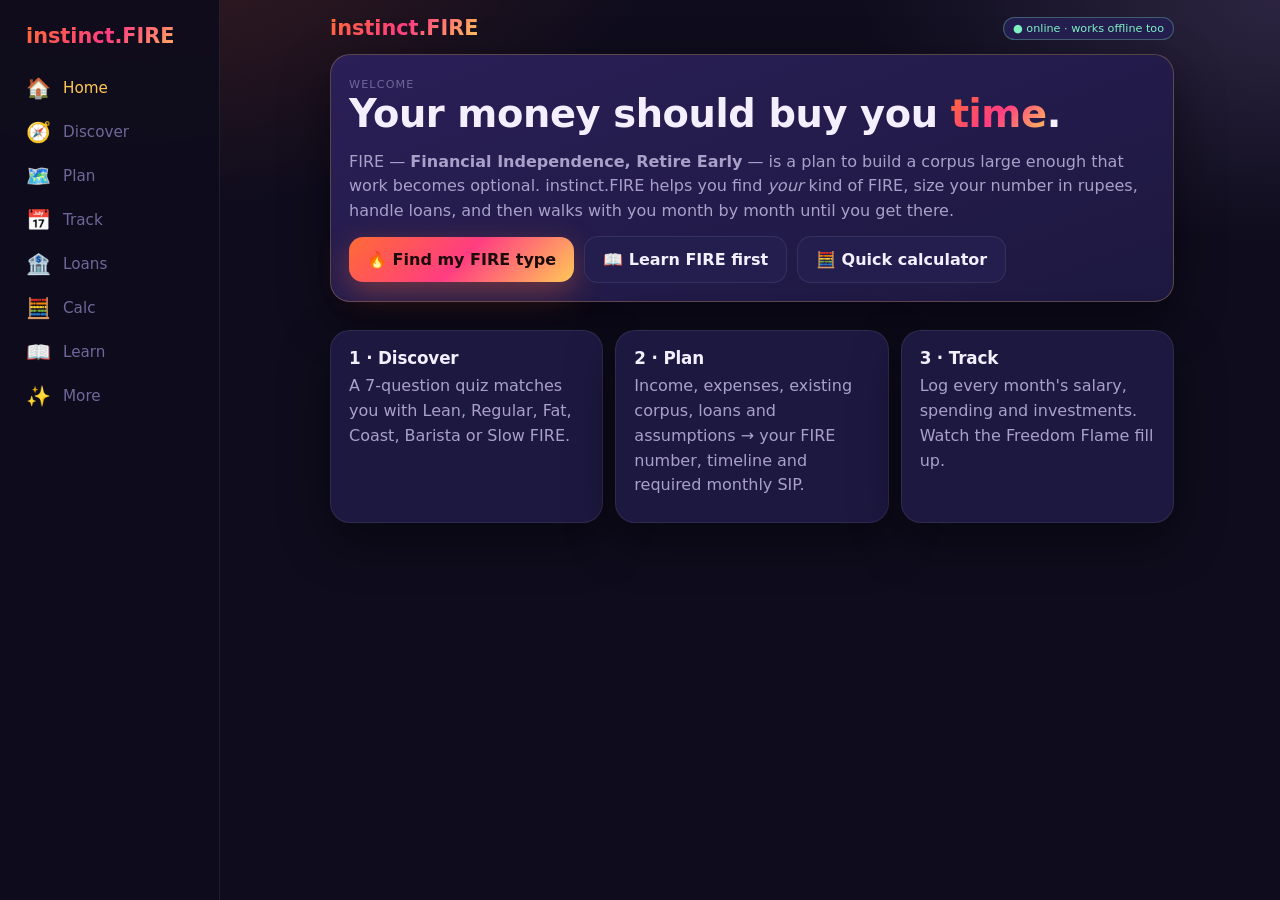
<file: web/index.html>
<!doctype html>
<html lang="en">
<head>
<meta charset="utf-8">
<meta name="viewport" content="width=device-width, initial-scale=1, viewport-fit=cover">
<title>instinct.FIRE</title>
<meta name="description" content="Find your FIRE type, build your Indian-rupee plan, track every month until financial independence.">
<meta name="theme-color" content="#0f0c1d">
<link rel="manifest" href="manifest.json">
<link rel="icon" href="icon.svg" type="image/svg+xml">
<link rel="apple-touch-icon" href="icon.svg">
<style>
:root{
  --bg:#0f0c1d;--bg2:#171331;--card:#1d1840;--card2:#241e4f;--line:rgba(255,255,255,.08);
  --text:#f4efff;--muted:#a9a1c9;--dim:#6f689a;
  --ember:#ff6b35;--gold:#ffc857;--rose:#ff8fab;--mint:#7ef0c2;--sky:#8ad4ff;--lilac:#c3a6ff;
  --grad:linear-gradient(135deg,#ff6b35 0%,#ff3d81 50%,#ffc857 100%);
  --r:20px;--sh:0 18px 50px rgba(0,0,0,.45);
}
*{box-sizing:border-box}
html,body{margin:0;background:var(--bg);color:var(--text);font-family:"Segoe UI",Inter,system-ui,-apple-system,Roboto,sans-serif;-webkit-font-smoothing:antialiased}
body{min-height:100vh;background:
 radial-gradient(900px 500px at 10% -10%,rgba(255,107,53,.18),transparent 60%),
 radial-gradient(700px 400px at 100% 0,rgba(195,166,255,.16),transparent 60%),
 var(--bg)}
a{color:var(--sky)}
h1,h2,h3{margin:0 0 .35em;line-height:1.15;letter-spacing:-.01em}
h1{font-size:clamp(1.6rem,4vw,2.4rem)} h2{font-size:1.35rem} h3{font-size:1.05rem}
p{margin:.35em 0;color:var(--muted);line-height:1.55}
.app{max-width:1100px;margin:0 auto;padding:16px 16px 96px}
@media(min-width:900px){.app{padding-left:240px}}
/* nav */
nav{position:fixed;left:0;right:0;bottom:0;background:rgba(15,12,29,.92);backdrop-filter:blur(14px);border-top:1px solid var(--line);display:flex;justify-content:space-around;padding:6px 4px calc(6px + env(safe-area-inset-bottom));z-index:50}
nav button{background:none;border:0;color:var(--dim);font:inherit;font-size:.68rem;display:flex;flex-direction:column;align-items:center;gap:3px;padding:4px 6px;border-radius:12px;cursor:pointer;min-width:52px}
nav button .ic{font-size:1.25rem;line-height:1}
nav button.on{color:var(--gold)}
@media(min-width:900px){
 nav{top:0;bottom:0;right:auto;width:220px;flex-direction:column;justify-content:flex-start;border-top:0;border-right:1px solid var(--line);padding:24px 12px}
 nav button{flex-direction:row;font-size:.95rem;gap:12px;padding:12px 14px;width:100%;justify-content:flex-start}
 nav .brand{display:block!important}
}
nav .brand{display:none;font-weight:800;font-size:1.3rem;margin:0 14px 18px;background:var(--grad);-webkit-background-clip:text;color:transparent}
/* layout */
.view{display:none;animation:fade .35s ease}
.view.on{display:block}
@keyframes fade{from{opacity:0;transform:translateY(6px)}to{opacity:1;transform:none}}
.card{background:var(--card);border:1px solid var(--line);border-radius:var(--r);padding:18px;margin:14px 0;box-shadow:var(--sh)}
.card.glow{background:linear-gradient(160deg,#2a1f57,#1d1840);border-color:rgba(255,200,87,.25)}
.grid{display:grid;gap:12px;grid-template-columns:repeat(auto-fit,minmax(150px,1fr))}
.grid3{display:grid;gap:12px;grid-template-columns:repeat(auto-fit,minmax(220px,1fr))}
.stat{background:var(--card2);border-radius:16px;padding:14px}
.stat .l{font-size:.72rem;color:var(--dim);text-transform:uppercase;letter-spacing:.08em}
.stat .v{font-size:1.35rem;font-weight:800;margin-top:4px}
.stat.ember .v{color:var(--ember)}.stat.gold .v{color:var(--gold)}.stat.mint .v{color:var(--mint)}.stat.sky .v{color:var(--sky)}.stat.rose .v{color:var(--rose)}.stat.lilac .v{color:var(--lilac)}
.btn{background:var(--grad);color:#1a0a0a;border:0;border-radius:14px;padding:13px 18px;font:inherit;font-weight:800;cursor:pointer;box-shadow:0 10px 30px rgba(255,107,53,.35);transition:transform .15s}
.btn:active{transform:scale(.97)}
.btn.ghost{background:var(--card2);color:var(--text);box-shadow:none;border:1px solid var(--line)}
.btn.sm{padding:8px 12px;font-size:.85rem;border-radius:10px}
.btn.danger{background:#3a1f2e;color:var(--rose);box-shadow:none}
.row{display:flex;gap:10px;flex-wrap:wrap;align-items:center}
.sp{justify-content:space-between}
label.f{display:block;margin:10px 0}
label.f span{display:block;font-size:.78rem;color:var(--muted);margin-bottom:5px}
input,select,textarea{width:100%;background:#120f26;border:1px solid var(--line);color:var(--text);border-radius:12px;padding:11px 12px;font:inherit;font-size:1rem;outline:0}
input:focus,select:focus{border-color:var(--gold)}
input[type=range]{padding:0;accent-color:var(--ember)}
.pill{display:inline-block;padding:5px 11px;border-radius:999px;font-size:.75rem;font-weight:700;background:var(--card2);color:var(--muted);border:1px solid var(--line)}
.pill.ember{color:var(--ember);border-color:rgba(255,107,53,.4)}.pill.gold{color:var(--gold)}.pill.mint{color:var(--mint)}.pill.sky{color:var(--sky)}.pill.rose{color:var(--rose)}.pill.lilac{color:var(--lilac)}
.tag{font-size:.7rem;color:var(--dim);text-transform:uppercase;letter-spacing:.1em}
.affirm{background:linear-gradient(135deg,rgba(255,107,53,.18),rgba(195,166,255,.16));border:1px solid rgba(255,200,87,.3);border-radius:var(--r);padding:16px 18px;margin:14px 0;font-size:1.05rem;font-weight:600;line-height:1.5;position:relative}
.affirm small{display:block;color:var(--muted);font-weight:400;font-size:.8rem;margin-top:6px}
.affirm .br{position:absolute;right:12px;top:10px;font-size:.7rem;color:var(--gold);cursor:pointer}
.bar{height:12px;background:#120f26;border-radius:99px;overflow:hidden;border:1px solid var(--line)}
.bar i{display:block;height:100%;background:var(--grad);border-radius:99px;transition:width .8s ease}
.opt{display:block;background:var(--card2);border:1px solid var(--line);border-radius:14px;padding:12px 14px;margin:8px 0;cursor:pointer;transition:.15s}
.opt:hover{border-color:var(--gold)}
.opt.sel{border-color:var(--ember);background:linear-gradient(135deg,rgba(255,107,53,.2),rgba(255,61,129,.12))}
table{width:100%;border-collapse:collapse;font-size:.88rem}
th,td{text-align:left;padding:8px 6px;border-bottom:1px solid var(--line)}
th{color:var(--dim);font-weight:600;font-size:.72rem;text-transform:uppercase;letter-spacing:.06em}
td.num,th.num{text-align:right;font-variant-numeric:tabular-nums}
canvas{width:100%;height:auto;display:block}
.fire-hero{display:grid;grid-template-columns:150px 1fr;gap:16px;align-items:center}
@media(max-width:520px){.fire-hero{grid-template-columns:1fr;text-align:center}}
.big{font-size:clamp(1.9rem,6vw,2.8rem);font-weight:900;background:var(--grad);-webkit-background-clip:text;color:transparent;line-height:1.05}
details{background:var(--card2);border-radius:14px;padding:10px 14px;margin:8px 0;border:1px solid var(--line)}
summary{cursor:pointer;font-weight:700;color:var(--gold)}
details p,details li{color:var(--muted)}
ul{padding-left:18px;margin:.4em 0}li{margin:.25em 0;line-height:1.5}
.lesson h3{color:var(--gold);margin-top:14px}
.month{display:flex;align-items:center;gap:10px;padding:10px 12px;border-radius:12px;background:var(--card2);margin:6px 0;border:1px solid var(--line)}
.month .dot{width:12px;height:12px;border-radius:50%;background:#3a3560;flex:none}
.month.done .dot{background:var(--mint);box-shadow:0 0 10px var(--mint)}
.month.cur .dot{background:var(--gold);box-shadow:0 0 10px var(--gold)}
.month b{flex:1}
.toast{position:fixed;left:50%;transform:translateX(-50%);bottom:90px;background:#2a2353;color:var(--text);padding:12px 18px;border-radius:14px;border:1px solid rgba(255,200,87,.4);z-index:99;box-shadow:var(--sh);opacity:0;transition:.3s;pointer-events:none}
.toast.show{opacity:1}
.hint{font-size:.78rem;color:var(--dim)}
.chip{display:inline-flex;align-items:center;gap:6px;background:#120f26;border:1px solid var(--line);border-radius:10px;padding:6px 10px;font-size:.8rem;margin:3px 3px 3px 0}
.chip button{background:none;border:0;color:var(--rose);cursor:pointer;font-weight:700}
.breath{width:140px;height:140px;border-radius:50%;margin:16px auto;background:radial-gradient(circle,rgba(255,200,87,.9),rgba(255,107,53,.4) 60%,transparent 70%);animation:breathe 8s ease-in-out infinite;display:flex;align-items:center;justify-content:center;font-weight:800;color:#1a0a0a}
@keyframes breathe{0%,100%{transform:scale(.7);opacity:.6}50%{transform:scale(1.05);opacity:1}}
.top{display:flex;justify-content:space-between;align-items:center;margin-bottom:6px}
.logo{font-weight:900;font-size:1.3rem;background:var(--grad);-webkit-background-clip:text;color:transparent}
.badge{font-size:.7rem;background:var(--card2);padding:4px 9px;border-radius:999px;color:var(--mint);border:1px solid rgba(126,240,194,.3)}
.ladder{position:relative;height:260px;margin:10px 0}
.ladder svg{width:100%;height:100%}
.legend{display:flex;gap:14px;font-size:.75rem;color:var(--muted);flex-wrap:wrap}
.legend i{display:inline-block;width:12px;height:12px;border-radius:3px;margin-right:5px;vertical-align:-2px}
</style>
</head>
<body>
<div class="app">
 <div class="top"><div class="logo">instinct.FIRE</div><span class="badge" id="netBadge">● offline-ready</span></div>

 <!-- ================= HOME / DASHBOARD ================= -->
 <section class="view" id="v-home">
  <div id="homeEmpty">
   <div class="card glow">
    <span class="tag">Welcome</span>
    <h1>Your money should buy you <span class="big" style="font-size:inherit">time</span>.</h1>
    <p>FIRE — <b>Financial Independence, Retire Early</b> — is a plan to build a corpus large enough that work becomes optional. instinct.FIRE helps you find <i>your</i> kind of FIRE, size your number in rupees, handle loans, and then walks with you month by month until you get there.</p>
    <div class="row" style="margin-top:12px">
     <button class="btn" onclick="go('quiz')">🔥 Find my FIRE type</button>
     <button class="btn ghost" onclick="go('learn')">📖 Learn FIRE first</button>
     <button class="btn ghost" onclick="go('calc')">🧮 Quick calculator</button>
    </div>
   </div>
   <div class="grid3">
    <div class="card"><h3>1 · Discover</h3><p>A 7-question quiz matches you with Lean, Regular, Fat, Coast, Barista or Slow FIRE.</p></div>
    <div class="card"><h3>2 · Plan</h3><p>Income, expenses, existing corpus, loans and assumptions → your FIRE number, timeline and required monthly SIP.</p></div>
    <div class="card"><h3>3 · Track</h3><p>Log every month's salary, spending and investments. Watch the Freedom Flame fill up.</p></div>
   </div>
  </div>

  <div id="homePlan" style="display:none">
   <div class="affirm" id="affirmBox"></div>
   <div class="card glow">
    <div class="fire-hero">
     <div><svg id="flame" viewBox="0 0 120 160" width="150" height="200"></svg></div>
     <div>
      <span class="tag" id="hFireType">—</span>
      <div class="big" id="hFireNumber">₹0</div>
      <p id="hFireSub">Your FIRE number</p>
      <div class="bar" style="margin:10px 0"><i id="hBar" style="width:0%"></i></div>
      <div class="row sp"><span id="hPct" class="pill gold">0% there</span><span id="hGap" class="pill">₹0 to go</span></div>
     </div>
    </div>
   </div>
   <div class="grid">
    <div class="stat ember"><div class="l">Freedom date</div><div class="v" id="hDate">—</div></div>
    <div class="stat gold"><div class="l">Years to go</div><div class="v" id="hYears">—</div></div>
    <div class="stat mint"><div class="l">Savings rate</div><div class="v" id="hRate">—</div></div>
    <div class="stat sky"><div class="l">Flat SIP needed (no hikes)</div><div class="v" id="hSip">—</div></div>
    <div class="stat lilac"><div class="l">You invest now</div><div class="v" id="hNow">—</div></div>
    <div class="stat rose"><div class="l">Corpus today</div><div class="v" id="hCorpus">—</div></div>
   </div>
   <div class="card">
    <div class="row sp"><h3>🏔️ The Freedom Ladder</h3><span class="hint">How far your climb has come</span></div>
    <div class="ladder" id="ladder"></div>
   </div>
   <div class="card">
    <h3>📈 Journey to your FIRE number</h3>
    <div class="legend"><span><i style="background:#ff6b35"></i>Projected corpus</span><span><i style="background:#ffc857"></i>FIRE number (inflating)</span><span><i style="background:#7ef0c2"></i>Logged actuals</span></div>
    <canvas id="chart" width="900" height="360"></canvas>
   </div>
   <div class="card" id="insightCard"></div>
   <div class="row">
    <button class="btn" onclick="go('track')">📅 Log this month</button>
    <button class="btn ghost" onclick="go('plan')">✏️ Edit plan</button>
    <button class="btn ghost" onclick="go('loans')">🏦 Loans</button>
   </div>
  </div>
 </section>

 <!-- ================= QUIZ ================= -->
 <section class="view" id="v-quiz">
  <div class="card glow">
   <span class="tag">Step 1 · Discover</span>
   <h1>Which FIRE is yours?</h1>
   <p>There is no single FIRE. Answer honestly — the app recommends a flavour, explains why, and you can override it.</p>
   <div class="bar"><i id="qBar" style="width:0%"></i></div>
  </div>
  <div class="card" id="quizCard"></div>
 </section>

 <!-- ================= PLAN ================= -->
 <section class="view" id="v-plan">
  <div class="card glow">
   <span class="tag">Step 2 · Plan</span>
   <h1>Your numbers, in rupees</h1>
   <p>Everything is monthly, in today's ₹. The app inflates expenses to your FIRE year, applies an India-safe withdrawal rate, and builds your timeline.</p>
  </div>
  <div class="card">
   <h3>About you</h3>
   <div class="grid">
    <label class="f"><span>Name</span><input id="pName" placeholder="Your name"></label>
    <label class="f"><span>Current age</span><input id="pAge" type="number" min="16" max="70" value="27"></label>
    <label class="f"><span>Target FIRE age</span><input id="pFireAge" type="number" min="25" max="70" value="45"></label>
    <label class="f"><span>Live until (planning)</span><input id="pLife" type="number" min="60" max="100" value="90"></label>
    <label class="f"><span>FIRE type</span><select id="pType">
      <option value="lean">Lean FIRE</option><option value="regular" selected>Regular FIRE</option><option value="fat">Fat FIRE</option><option value="coast">Coast FIRE</option><option value="barista">Barista FIRE</option><option value="slow">Slow FIRE</option></select></label>
    <label class="f"><span>Dependants</span><select id="pDeps"><option value="0">Just me</option><option value="1">Partner</option><option value="2">Partner + kids</option><option value="3">Parents too (sandwich)</option></select></label>
   </div>
  </div>
  <div class="card">
   <h3>Income</h3>
   <div class="grid">
    <label class="f"><span>Monthly take-home (₹)</span><input id="pIncome" type="number" min="0" step="1000" value="80000"></label>
    <label class="f"><span>Other monthly income (₹)</span><input id="pIncome2" type="number" min="0" step="500" value="0"></label>
    <label class="f"><span>Expected yearly hike (%)</span><input id="pGrowth" type="number" min="0" max="30" step="0.5" value="8"></label>
    <label class="f"><span>Employer EPF per month (₹, both sides)</span><input id="pEpfM" type="number" min="0" step="500" value="0"></label>
   </div>
  </div>
  <div class="card">
   <h3>Monthly expenses (today's ₹)</h3>
   <div class="grid" id="expGrid"></div>
   <div class="row sp" style="margin-top:8px"><b>Total: <span id="expTotal">₹0</span></b><span class="hint">Exclude EMIs — loans are handled separately.</span></div>
  </div>
  <div class="card">
   <h3>What you already have (corpus)</h3>
   <div class="grid" id="corpGrid"></div>
   <div class="row sp" style="margin-top:8px"><b>Total: <span id="corpTotal">₹0</span></b><span class="hint">Only investments. Not your home or car.</span></div>
  </div>
  <div class="card">
   <h3>Assumptions <span class="hint">(India defaults — change if you know better)</span></h3>
   <div class="grid">
    <label class="f"><span>Inflation (%)</span><input id="aInf" type="number" step="0.5" value="6"></label>
    <label class="f"><span>Return before FIRE (%)</span><input id="aRet" type="number" step="0.5" value="11"></label>
    <label class="f"><span>Return after FIRE (%)</span><input id="aRet2" type="number" step="0.5" value="8"></label>
    <label class="f"><span>Safe withdrawal rate (%)</span><input id="aSwr" type="number" step="0.1" value="3.5"></label>
    <label class="f"><span>Barista: part-time income covers (% of expenses)</span><input id="aBarista" type="number" step="5" value="40"></label>
    <label class="f"><span>Healthcare buffer at FIRE (₹ lakh, today's)</span><input id="aHealth" type="number" step="1" value="25"></label>
   </div>
   <p class="hint">Why 3.5% and not the US 4%? Indian inflation runs higher, retirements here are longer, and healthcare inflates at 10–14%. 3.5% ≈ 28.6× annual expenses; 3% ≈ 33×.</p>
  </div>
  <div class="row">
   <button class="btn" onclick="savePlan()">💾 Save plan & see my dashboard</button>
   <button class="btn ghost" onclick="go('loans')">Add loans first</button>
  </div>
 </section>

 <!-- ================= LOANS ================= -->
 <section class="view" id="v-loans">
  <div class="card glow">
   <span class="tag">Debt</span>
   <h1>Loans & EMIs</h1>
   <p>Loans don't stop FIRE — they just need a sequence. Add each one; the app frees up each EMI for investing the month it ends and shows you avalanche vs snowball order.</p>
  </div>
  <div class="card">
   <div class="grid">
    <label class="f"><span>Loan name</span><input id="lName" placeholder="Home loan / Car / Credit card"></label>
    <label class="f"><span>Type</span><select id="lType"><option>Home</option><option>Education</option><option>Car</option><option>Personal</option><option>Credit card</option><option>Gold</option><option>Other</option></select></label>
    <label class="f"><span>Outstanding (₹)</span><input id="lBal" type="number" step="1000" placeholder="2500000"></label>
    <label class="f"><span>Interest rate (% p.a.)</span><input id="lRate" type="number" step="0.1" placeholder="8.5"></label>
    <label class="f"><span>EMI per month (₹)</span><input id="lEmi" type="number" step="100" placeholder="21000"></label>
   </div>
   <button class="btn sm" onclick="addLoan()">＋ Add loan</button>
  </div>
  <div class="card"><h3>Your loans</h3><div id="loanList"><p class="hint">No loans added. Lucky you — or add them above.</p></div></div>
  <div class="card" id="loanStrategy"></div>
  <div class="card">
   <h3>Prepay vs invest?</h3>
   <p>Rule of thumb for India: clear anything above ~12% (cards, personal loans) before investing. For home/education loans at 7–9% with tax benefits, run EMI + SIP in parallel — long-term equity has historically returned more than the loan costs, though with risk.</p>
   <div class="grid">
    <label class="f"><span>Extra ₹/month available</span><input id="ppExtra" type="number" value="10000" step="500"></label>
    <label class="f"><span>Loan rate (%)</span><input id="ppRate" type="number" value="8.5" step="0.1"></label>
    <label class="f"><span>Expected investment return (%)</span><input id="ppRet" type="number" value="11" step="0.5"></label>
    <label class="f"><span>Years</span><input id="ppYrs" type="number" value="10"></label>
   </div>
   <button class="btn sm" onclick="prepayCompare()">Compare</button>
   <div id="ppOut" style="margin-top:10px"></div>
  </div>
 </section>

 <!-- ================= TRACK ================= -->
 <section class="view" id="v-track">
  <div class="card glow">
   <span class="tag">Step 3 · Track</span>
   <h1>Month by month</h1>
   <p id="trackIntro">Log each month's income, spending and investments. Your corpus and freedom date update automatically.</p>
  </div>
  <div class="card" id="trackForm">
   <div class="grid">
    <label class="f"><span>Month</span><input id="tMonth" type="month"></label>
    <label class="f"><span>Income received (₹)</span><input id="tIncome" type="number" step="500"></label>
    <label class="f"><span>Total spent (₹, incl. EMIs)</span><input id="tSpent" type="number" step="500"></label>
    <label class="f"><span>Invested this month (₹)</span><input id="tInv" type="number" step="500"></label>
    <label class="f"><span>Actual corpus now (₹, optional)</span><input id="tCorpus" type="number" step="1000" placeholder="leave blank to auto-estimate"></label>
    <label class="f"><span>Note / win of the month</span><input id="tNote" placeholder="Closed the card. Started ₹5k SIP."></label>
   </div>
   <button class="btn" onclick="logMonth()">✅ Log month</button>
  </div>
  <div class="card">
   <h3>📊 Your months</h3>
   <div class="grid" id="trackStats"></div>
   <div id="monthList"></div>
  </div>
 </section>

 <!-- ================= CALCULATOR ================= -->
 <section class="view" id="v-calc">
  <div class="card glow">
   <span class="tag">Tool</span>
   <h1>FIRE Calculator</h1>
   <p>No sign-up, nothing saved. Play with the numbers to understand how inflation, withdrawal rate and time change your target.</p>
  </div>
  <div class="card">
   <div class="grid">
    <label class="f"><span>Current age</span><input id="cAge" type="number" value="28"></label>
    <label class="f"><span>FIRE age</span><input id="cFireAge" type="number" value="45"></label>
    <label class="f"><span>Monthly expenses today (₹)</span><input id="cExp" type="number" value="50000" step="1000"></label>
    <label class="f"><span>Current corpus (₹)</span><input id="cCorp" type="number" value="500000" step="10000"></label>
    <label class="f"><span>Monthly investment (₹)</span><input id="cSip" type="number" value="25000" step="1000"></label>
    <label class="f"><span>Yearly SIP step-up (%)</span><input id="cStep" type="number" value="10"></label>
    <label class="f"><span>Inflation (%)</span><input id="cInf" type="number" value="6" step="0.5"></label>
    <label class="f"><span>Return before FIRE (%)</span><input id="cRet" type="number" value="11" step="0.5"></label>
    <label class="f"><span>Safe withdrawal rate (%)</span><input id="cSwr" type="number" value="3.5" step="0.1"></label>
   </div>
   <button class="btn" onclick="runCalc()">Calculate</button>
  </div>
  <div id="calcOut"></div>
 </section>

 <!-- ================= LEARN ================= -->
 <section class="view" id="v-learn">
  <div class="card glow">
   <span class="tag">Guide</span>
   <h1>Everything about FIRE — for India</h1>
   <p>Read top to bottom once; come back whenever you need a reminder. Written for anyone — no finance background needed.</p>
  </div>
  <div class="card lesson" id="lessons"></div>
 </section>

 <!-- ================= MORE ================= -->
 <section class="view" id="v-more">
  <div class="card glow"><span class="tag">You</span><h1>Breathe. You're on your way.</h1>
   <div class="breath">breathe</div>
   <p style="text-align:center">In for 4 · hold for 4 · out for 6. Money anxiety shrinks when the plan is written down. Yours is.</p>
  </div>
  <div class="card"><h3>💬 Daily spark</h3><div class="affirm" id="affirm2"></div><button class="btn sm ghost" onclick="newAffirm()">Another one</button></div>
  <div class="card">
   <h3>Backup & data</h3>
   <p>Your data lives only on this device (browser storage). Export a backup before changing phones.</p>
   <div class="row">
    <button class="btn sm" onclick="exportData()">⬇ Export backup (JSON)</button>
    <label class="btn sm ghost">⬆ Import backup<input type="file" accept="application/json" style="display:none" onchange="importData(this)"></label>
    <button class="btn sm danger" onclick="resetAll()">Reset everything</button>
   </div>
  </div>
  <div class="card"><h3>About</h3><p><b>instinct.FIRE</b> · Plan your life with the FIRE framework, in Indian rupees. Works offline. This is an educational tool, not investment advice — returns are assumptions, not promises. Talk to a SEBI-registered advisor for personal decisions.</p></div>
 </section>
</div>

<nav>
 <div class="brand">instinct.FIRE</div>
 <button data-v="home" class="on"><span class="ic">🏠</span>Home</button>
 <button data-v="quiz"><span class="ic">🧭</span>Discover</button>
 <button data-v="plan"><span class="ic">🗺️</span>Plan</button>
 <button data-v="track"><span class="ic">📅</span>Track</button>
 <button data-v="loans"><span class="ic">🏦</span>Loans</button>
 <button data-v="calc"><span class="ic">🧮</span>Calc</button>
 <button data-v="learn"><span class="ic">📖</span>Learn</button>
 <button data-v="more"><span class="ic">✨</span>More</button>
</nav>
<div class="toast" id="toast"></div>

<script>
/* ===================== STATE ===================== */
const KEY='instinctFIRE.v1';
const EXP_CATS=[['rent','Rent / housing'],['food','Food & groceries'],['transport','Transport & fuel'],['utilities','Bills, phone, internet'],['health','Health & insurance'],['education','Education / kids'],['lifestyle','Eating out, fun, travel'],['family','Family support'],['other','Everything else']];
const CORP_CATS=[['epf','EPF / VPF'],['ppf','PPF'],['nps','NPS'],['mf','Mutual funds / SIPs'],['stocks','Stocks / ETFs'],['fd','FD / RD / bonds'],['gold','Gold / SGB'],['cash','Savings / emergency fund'],['other','Other']];
const TYPES={
 lean:{name:'Lean FIRE',mult:0.75,color:'mint',desc:'Minimalist, low-cost life. Smallest corpus, fastest exit. Suits tier-2/3 cities, single people, or anyone who truly enjoys simple living.'},
 regular:{name:'Regular FIRE',mult:1,color:'gold',desc:'Keep today\'s lifestyle, just without the job. The classic version.'},
 fat:{name:'Fat FIRE',mult:1.6,color:'ember',desc:'Retire with room to spare — travel, help family, private healthcare, no spreadsheets at dinner. Bigger number, longer climb, high earners.'},
 coast:{name:'Coast FIRE',mult:1,color:'sky',desc:'Front-load investing now so compounding finishes the job by a normal retirement age. Then you only need to earn your expenses — switch to work you love.'},
 barista:{name:'Barista FIRE',mult:1,color:'rose',desc:'Semi-retire early: a part-time job or small business covers part of your expenses; the corpus covers the rest.'},
 slow:{name:'Slow FIRE',mult:1,color:'lilac',desc:'Aim for FI around 50–55 with a 25–35% savings rate and a life you enjoy along the way. Sustainable for families with EMIs and parents to support.'}
};
let S=load();
function load(){try{const s=JSON.parse(localStorage.getItem(KEY));if(s)return s}catch(e){}return{plan:null,loans:[],months:[],quiz:null,startYM:null}}
function save(){localStorage.setItem(KEY,JSON.stringify(S))}
/* ===================== HELPERS ===================== */
const fmt=n=>{n=Math.round(n||0);const a=Math.abs(n);let s;if(a>=1e7)s=(a/1e7).toFixed(2)+' Cr';else if(a>=1e5)s=(a/1e5).toFixed(2)+' L';else s=a.toLocaleString('en-IN');return (n<0?'-':'')+'₹'+s};
const full=n=>'₹'+Math.round(n||0).toLocaleString('en-IN');
const $=id=>document.getElementById(id);
function toast(m){const t=$('toast');t.textContent=m;t.classList.add('show');setTimeout(()=>t.classList.remove('show'),2500)}
function ymAdd(ym,k){const[y,m]=ym.split('-').map(Number);const d=new Date(y,m-1+k,1);return d.getFullYear()+'-'+String(d.getMonth()+1).padStart(2,'0')}
function ymLabel(ym){const[y,m]=ym.split('-');return new Date(y,m-1,1).toLocaleString('en-IN',{month:'short',year:'numeric'})}
function thisYM(){const d=new Date();return d.getFullYear()+'-'+String(d.getMonth()+1).padStart(2,'0')}
function loanMonths(l){const r=l.rate/1200;if(l.emi<=l.bal*r)return 600;return Math.ceil(-Math.log(1-r*l.bal/l.emi)/Math.log(1+r))}
function loanInterest(l){return loanMonths(l)*l.emi-l.bal}
/* ===================== NAV ===================== */
function go(v){document.querySelectorAll('.view').forEach(x=>x.classList.remove('on'));$('v-'+v).classList.add('on');document.querySelectorAll('nav button').forEach(b=>b.classList.toggle('on',b.dataset.v===v));window.scrollTo({top:0,behavior:'smooth'});if(v==='home')renderHome();if(v==='quiz')renderQuiz();if(v==='plan')fillPlan();if(v==='loans')renderLoans();if(v==='track')renderTrack();if(v==='more'){newAffirm()}}
document.querySelectorAll('nav button').forEach(b=>b.onclick=()=>go(b.dataset.v));
/* ===================== AFFIRMATIONS ===================== */
const AFF=[
 ['Breathe. Every SIP is a brick in a house called freedom.','— you are building it right now'],
 ['You don\'t need to be rich. You need to be free. Those are different numbers.',''],
 ['The best time to start was ten years ago. The second best time is this month\'s salary.',''],
 ['Compounding is quiet for years and then very loud. Stay long enough to hear it.',''],
 ['Your FIRE number is not far. It is just unfinished.',''],
 ['Rupees you keep today become hours you own tomorrow.',''],
 ['Progress, not perfection. One logged month beats a perfect plan never followed.',''],
 ['Inflation is the tide. Your savings rate is the boat. Keep rowing.',''],
 ['You are closer than you were last month. That is the whole game.',''],
 ['A loan closed is a salary raise you gave yourself.',''],
 ['Slow is smooth. Smooth is fast. Keep the SIP running.',''],
 ['Freedom is a number you can see. Look at it, then take one step.',''],
 ['You have already done the hardest part: you decided.',''],
 ['Markets wobble. Plans hold. You hold the plan.',''],
 ['Breathe in. Breathe out. Your future self is grateful you are here.','']];
function pickAff(){const d=new Date();const i=(d.getFullYear()*372+d.getMonth()*31+d.getDate())%AFF.length;return AFF[i]}
function newAffirm(){const a=AFF[Math.floor(Math.random()*AFF.length)];$('affirm2').innerHTML=a[0]+(a[1]?'<small>'+a[1]+'</small>':'')}
/* ===================== QUIZ ===================== */
const QUESTIONS=[
 {q:'How do you feel about your work today?',opts:[['I love it — I just want a safety net','coast'],['It\'s fine, but I\'d like the option to stop','regular'],['I want out as early as humanly possible','lean'],['I\'d happily do it part-time forever','barista']]},
 {q:'Which life after FIRE sounds like you?',opts:[['Small flat, simple food, long walks, few wants','lean'],['Exactly today\'s lifestyle, minus the alarm clock','regular'],['Travel, upgrades, generosity, zero money worries','fat'],['A café, a studio, a small venture — work on my terms','barista']]},
 {q:'Your savings rate right now?',opts:[['Under 15%','slow'],['15–30%','regular'],['30–50%','lean'],['Over 50%','fat']]},
 {q:'Who depends on your income?',opts:[['Just me','lean'],['Partner','regular'],['Kids / planning for kids','slow'],['Parents and kids both','slow']]},
 {q:'When would you like work to become optional?',opts:[['Within 10 years','lean'],['10–15 years','regular'],['15–25 years','slow'],['At a normal age — I just want to stop stressing','coast']]},
 {q:'How do you react when markets fall 30%?',opts:[['I buy more','fat'],['I hold and don\'t look','regular'],['I get anxious but stay','slow'],['I\'d want some income to feel safe','barista']]},
 {q:'Your income is best described as…',opts:[['High and growing fast','fat'],['Steady, average hikes','regular'],['Irregular / freelance / business','barista'],['Early career, modest','coast']]}];
let qi=0,qa=[];
function renderQuiz(){qi=0;qa=[];showQ()}
function showQ(){$('qBar').style.width=(qi/QUESTIONS.length*100)+'%';if(qi>=QUESTIONS.length)return quizResult();const Q=QUESTIONS[qi];$('quizCard').innerHTML='<span class="tag">Question '+(qi+1)+' of '+QUESTIONS.length+'</span><h2>'+Q.q+'</h2>'+Q.opts.map((o,i)=>'<label class="opt" onclick="pick('+i+')">'+o[0]+'</label>').join('')+(qi>0?'<button class="btn sm ghost" style="margin-top:8px" onclick="qi--;qa.pop();showQ()">← Back</button>':'')}
function pick(i){qa.push(QUESTIONS[qi].opts[i][1]);qi++;showQ()}
function quizResult(){const sc={};qa.forEach(t=>sc[t]=(sc[t]||0)+1);const order=Object.keys(TYPES).sort((a,b)=>(sc[b]||0)-(sc[a]||0));const win=order[0],second=order[1];S.quiz={answers:qa,result:win};save();$('qBar').style.width='100%';
 const T=TYPES[win];$('quizCard').innerHTML='<span class="tag">Your match</span><h1 class="big" style="font-size:2rem">'+T.name+'</h1><p>'+T.desc+'</p><p class="hint">Runner-up: <b>'+TYPES[second].name+'</b> — '+TYPES[second].desc+'</p><h3 style="margin-top:14px">All six, quickly</h3>'+Object.keys(TYPES).map(k=>'<label class="opt '+(k===win?'sel':'')+'" onclick="chooseType(\''+k+'\')"><b>'+TYPES[k].name+'</b> <span class="pill '+TYPES[k].color+'">'+(TYPES[k].mult===1?'1×':TYPES[k].mult+'×')+' expenses</span><br><span class="hint">'+TYPES[k].desc+'</span></label>').join('')+'<div class="row" style="margin-top:12px"><button class="btn" onclick="chooseType(\''+win+'\')">Go with '+T.name+' → build my plan</button><button class="btn ghost" onclick="renderQuiz()">Retake</button></div>'}
function chooseType(k){S.chosenType=k;save();go('plan');$('pType').value=k;toast(TYPES[k].name+' selected')}
/* ===================== PLAN FORM ===================== */
function buildGrids(){$('expGrid').innerHTML=EXP_CATS.map(c=>'<label class="f"><span>'+c[1]+'</span><input type="number" step="500" min="0" id="e_'+c[0]+'" value="0" oninput="sumExp()"></label>').join('');$('corpGrid').innerHTML=CORP_CATS.map(c=>'<label class="f"><span>'+c[1]+'</span><input type="number" step="1000" min="0" id="c_'+c[0]+'" value="0" oninput="sumCorp()"></label>').join('')}
function sumExp(){let t=0;EXP_CATS.forEach(c=>t+=+$('e_'+c[0]).value||0);$('expTotal').textContent=full(t);return t}
function sumCorp(){let t=0;CORP_CATS.forEach(c=>t+=+$('c_'+c[0]).value||0);$('corpTotal').textContent=full(t);return t}
function fillPlan(){const p=S.plan;if(S.chosenType)$('pType').value=S.chosenType;if(!p){sumExp();sumCorp();return}
 $('pName').value=p.name||'';$('pAge').value=p.age;$('pFireAge').value=p.fireAge;$('pLife').value=p.life;$('pType').value=p.type;$('pDeps').value=p.deps;$('pIncome').value=p.income;$('pIncome2').value=p.income2;$('pGrowth').value=p.growth;$('pEpfM').value=p.epfM;
 EXP_CATS.forEach(c=>$('e_'+c[0]).value=p.exp[c[0]]||0);CORP_CATS.forEach(c=>$('c_'+c[0]).value=p.corp[c[0]]||0);
 $('aInf').value=p.a.inf;$('aRet').value=p.a.ret;$('aRet2').value=p.a.ret2;$('aSwr').value=p.a.swr;$('aBarista').value=p.a.barista;$('aHealth').value=p.a.health;sumExp();sumCorp()}
function savePlan(){const exp={},corp={};EXP_CATS.forEach(c=>exp[c[0]]=+$('e_'+c[0]).value||0);CORP_CATS.forEach(c=>corp[c[0]]=+$('c_'+c[0]).value||0);
 const p={name:$('pName').value.trim(),age:+$('pAge').value,fireAge:+$('pFireAge').value,life:+$('pLife').value,type:$('pType').value,deps:$('pDeps').value,income:+$('pIncome').value||0,income2:+$('pIncome2').value||0,growth:+$('pGrowth').value||0,epfM:+$('pEpfM').value||0,exp,corp,a:{inf:+$('aInf').value,ret:+$('aRet').value,ret2:+$('aRet2').value,swr:+$('aSwr').value,barista:+$('aBarista').value,health:+$('aHealth').value}};
 if(p.fireAge<=p.age){toast('FIRE age must be after your current age');return}
 if(sumExp()<=0){toast('Add your monthly expenses first');return}
 S.plan=p;S.chosenType=p.type;if(!S.startYM)S.startYM=thisYM();save();toast('Plan saved 🔥');go('home')}
/* ===================== ENGINE ===================== */
function totals(p){let e=0,c=0;for(const k in p.exp)e+=p.exp[k];for(const k in p.corp)c+=p.corp[k];return{exp:e,corp:c}}
function project(p,loans,months){
 const t=totals(p),inf=p.a.inf/100,r=p.a.ret/100,rm=Math.pow(1+r,1/12)-1,gm=Math.pow(1+p.growth/100,1/12)-1,swr=p.a.swr/100;
 const T=TYPES[p.type];let mult=T.mult;if(p.type==='barista')mult=1-p.a.barista/100;
 const yrs=p.fireAge-p.age,horizon=Math.max(1,yrs)*12;
 const healthBuf=p.a.health*1e5*Math.pow(1+inf,yrs);
 const annualAtFire=t.exp*12*mult*Math.pow(1+inf,yrs);
 const fireNumber=annualAtFire/swr+healthBuf;
 const coastNumber=fireNumber/Math.pow(1+r,yrs);
 // effective corpus today from logs
 const startYM=S.startYM||thisYM();const now=thisYM();
 let corpus=t.corp;let lastLog=null;
 const sorted=[...months].sort((a,b)=>a.ym.localeCompare(b.ym));
 sorted.forEach(m=>{if(m.corpus){corpus=m.corpus;lastLog=m.ym}});
 if(!lastLog){ // grow initial corpus + logged investments to now
   let k=0;const monthsSince=Math.max(0,monthDiff(startYM,now));corpus=t.corp*Math.pow(1+rm,monthsSince);sorted.forEach(m=>{const d=Math.max(0,monthDiff(m.ym,now));corpus+=(m.invested||0)*Math.pow(1+rm,d)});
 } else {const d=Math.max(0,monthDiff(lastLog,now));corpus=corpus*Math.pow(1+rm,d);sorted.filter(m=>m.ym>lastLog).forEach(m=>{const d2=Math.max(0,monthDiff(m.ym,now));corpus+=(m.invested||0)*Math.pow(1+rm,d2)})}
 // monthly surplus
 const emiTotal=loans.reduce((s,l)=>s+l.emi,0);
 let income=p.income+p.income2,surplus=income-t.exp-emiTotal+p.epfM;
 const loanEnd=loans.map(l=>loanMonths(l));
 // simulate forward from now
 const tl=[];let c=corpus,inc=income,cross=null,target=0;
 for(let m=0;m<=Math.max(horizon,(p.fireAge-p.age)*12)+360;m++){
   const yearsFromNow=m/12;const ageNow=p.age+yearsFromNow;
   const tgt=(t.exp*12*mult*Math.pow(1+inf,yearsFromNow))/swr+p.a.health*1e5*Math.pow(1+inf,yearsFromNow);
   if(m<=horizon+120)tl.push({m,corpus:c,target:tgt,ym:ymAdd(now,m)});
   if(cross===null&&c>=tgt){cross=m}
   if(cross!==null&&m>horizon+120)break;
   // next month
   let emi=0;loans.forEach((l,i)=>{if(m<loanEnd[i])emi+=l.emi});
   const sp=Math.max(0,inc-t.exp*Math.pow(1+inf,yearsFromNow)-emi+p.epfM*Math.pow(1+gm,m));
   c=c*(1+rm)+sp;inc*=(1+gm);
   if(m>720)break;
 }
 const yearsToFire=cross===null?null:cross/12;
 // required flat SIP to hit fireNumber exactly at target age
 const need=fireNumber-corpus*Math.pow(1+rm,horizon);const annuity=(Math.pow(1+rm,horizon)-1)/rm;
 const reqSip=Math.max(0,need/annuity);
 const savingsRate=income>0?(surplus/income):0;
 return{fireNumber,coastNumber,annualAtFire,corpus,surplus,emiTotal,income,savingsRate,reqSip,yearsToFire,cross,tl,horizon,healthBuf,mult,leanNumber:(t.exp*12*0.75*Math.pow(1+inf,yrs))/swr,fatNumber:(t.exp*12*1.6*Math.pow(1+inf,yrs))/swr,regularNumber:(t.exp*12*Math.pow(1+inf,yrs))/swr};
}
function monthDiff(a,b){const[y1,m1]=a.split('-').map(Number),[y2,m2]=b.split('-').map(Number);return (y2-y1)*12+(m2-m1)}
/* ===================== HOME RENDER ===================== */
function renderHome(){const p=S.plan;$('homeEmpty').style.display=p?'none':'block';$('homePlan').style.display=p?'block':'none';if(!p)return;
 const a=pickAff();$('affirmBox').innerHTML=a[0]+(a[1]?'<small>'+a[1]+'</small>':'')+'<span class="br" onclick="go(\'more\')">breathe →</span>';
 const R=project(p,S.loans,S.months);const pct=Math.min(100,R.corpus/R.fireNumber*100);
 $('hFireType').textContent=TYPES[p.type].name+(p.name?' · '+p.name:'');$('hFireNumber').textContent=fmt(R.fireNumber);
 $('hFireSub').innerHTML='Your FIRE number at age '+p.fireAge+' — '+fmt(R.annualAtFire/12)+'/month in '+(new Date().getFullYear()+p.fireAge-p.age)+' rupees, incl. a '+fmt(R.healthBuf)+' health buffer.'+(p.type==='coast'?' <b>Coast number today: '+fmt(R.coastNumber)+'</b>':'');
 $('hBar').style.width=pct+'%';$('hPct').textContent=pct.toFixed(1)+'% there';$('hGap').textContent=fmt(Math.max(0,R.fireNumber-R.corpus))+' to go';
 const fd=R.cross===null?'Beyond 60 yrs':ymLabel(ymAdd(thisYM(),R.cross));$('hDate').textContent=fd;
 $('hYears').textContent=R.yearsToFire===null?'—':(Math.floor(R.yearsToFire)+'y '+Math.round((R.yearsToFire%1)*12)+'m');
 $('hRate').textContent=(R.savingsRate*100).toFixed(0)+'%';$('hSip').textContent=fmt(R.reqSip);$('hNow').textContent=fmt(R.surplus);$('hCorpus').textContent=fmt(R.corpus);
 drawFlame(pct);drawLadder(pct,R,p);drawChart(R);
 // insights
 const ins=[];const ageAtCross=R.cross===null?null:p.age+R.cross/12;
 if(R.cross!==null&&ageAtCross<=p.fireAge)ins.push('🎉 At your current pace you reach '+TYPES[p.type].name+' at about age <b>'+ageAtCross.toFixed(1)+'</b> — '+(p.fireAge-ageAtCross).toFixed(1)+' years ahead of your target.');
 else if(R.cross!==null)ins.push('⏳ At today\'s pace you get there around age <b>'+ageAtCross.toFixed(1)+'</b>. To hit '+p.fireAge+' exactly, invest <b>'+fmt(R.reqSip)+'/month</b> (you currently have '+fmt(R.surplus)+' free).');
 else ins.push('⚠️ Your current surplus doesn\'t reach the number within 60 years. Raise income, trim the biggest expense line, or pick Slow/Barista/Coast FIRE.');
 if(R.savingsRate<0.2)ins.push('💡 Savings rate is '+(R.savingsRate*100).toFixed(0)+'%. Every 10-point rise cuts years off the climb — the single most powerful lever you control.');
 else if(R.savingsRate>=0.5)ins.push('🔥 A '+(R.savingsRate*100).toFixed(0)+'% savings rate is elite. Protect it with an emergency fund of 6 months and a term + health cover.');
 if(S.loans.length){const hi=S.loans.filter(l=>l.rate>=12);if(hi.length)ins.push('🏦 You have '+hi.length+' loan(s) above 12%. Clearing them first is a guaranteed '+Math.max(...hi.map(l=>l.rate))+'% return — better than most investments.');else ins.push('🏦 Your loans are all under 12%. Pay EMIs on schedule and keep investing in parallel; the app adds each EMI to your SIP the month it ends.')}
 ins.push('📏 Lean would need <b>'+fmt(R.leanNumber+R.healthBuf)+'</b>, Regular <b>'+fmt(R.regularNumber+R.healthBuf)+'</b>, Fat <b>'+fmt(R.fatNumber+R.healthBuf)+'</b>. Coast number today: <b>'+fmt(R.coastNumber)+'</b>.');
 const lastMonth=S.months.length?S.months[S.months.length-1].ym:null;const cur=thisYM();if(lastMonth!==cur)ins.push('📅 '+ymLabel(cur)+' isn\'t logged yet. Two minutes now keeps the chart honest.');
 $('insightCard').innerHTML='<h3>🧠 Insights</h3>'+ins.map(i=>'<p>'+i+'</p>').join('');
}
function drawFlame(pct){const s=$('flame');const h=150*pct/100;s.innerHTML=`<defs><linearGradient id="fg" x1="0" x2="0" y1="1" y2="0"><stop offset="0" stop-color="#ff3d81"/><stop offset=".5" stop-color="#ff6b35"/><stop offset="1" stop-color="#ffc857"/></linearGradient><clipPath id="cp"><rect x="0" y="${160-h}" width="120" height="${h}"/></clipPath><filter id="gl"><feGaussianBlur stdDeviation="3"/></filter></defs>
 <path d="M60 8 C 70 40, 100 55, 98 95 C 97 130, 78 152, 60 152 C 42 152, 23 130, 22 95 C 21 70, 40 60, 44 40 C 48 56, 56 60, 60 58 C 58 40, 56 25, 60 8 Z" fill="#241e4f" stroke="rgba(255,255,255,.12)"/>
 <path d="M60 8 C 70 40, 100 55, 98 95 C 97 130, 78 152, 60 152 C 42 152, 23 130, 22 95 C 21 70, 40 60, 44 40 C 48 56, 56 60, 60 58 C 58 40, 56 25, 60 8 Z" fill="url(#fg)" clip-path="url(#cp)" filter="url(#gl)"/>
 <path d="M60 8 C 70 40, 100 55, 98 95 C 97 130, 78 152, 60 152 C 42 152, 23 130, 22 95 C 21 70, 40 60, 44 40 C 48 56, 56 60, 60 58 C 58 40, 56 25, 60 8 Z" fill="url(#fg)" clip-path="url(#cp)"/>
 <path d="M60 80 C 68 95, 80 102, 78 120 C 77 138, 68 146, 60 146 C 52 146, 43 138, 42 120 C 41 105, 54 100, 60 80 Z" fill="rgba(255,255,255,${0.15+pct/300})" clip-path="url(#cp)"/>
 <text x="60" y="100" text-anchor="middle" font-size="22" font-weight="900" fill="#fff" style="paint-order:stroke;stroke:#0f0c1d;stroke-width:4">${pct.toFixed(0)}%</text>`}
function drawLadder(pct,R,p){const W=600,H=260;const steps=[['Start',0],['Emergency fund',8],['Coast FIRE',Math.min(99,R.coastNumber/R.fireNumber*100)],['Halfway',50],['Lean',Math.min(99,(R.leanNumber+R.healthBuf)/R.fireNumber*100)],['FIRE 🔥',100]].sort((a,b)=>a[1]-b[1]);
 let path='M20 240 ';steps.forEach((s,i)=>{const x=20+ (s[1]/100)*(W-40);const y=240-(s[1]/100)*200;path+='L'+x+' '+y+' '});
 const px=20+(pct/100)*(W-40),py=240-(pct/100)*200;
 $('ladder').innerHTML=`<svg viewBox="0 0 ${W} ${H}"><defs><linearGradient id="lg" x1="0" x2="1"><stop offset="0" stop-color="#ff6b35"/><stop offset="1" stop-color="#ffc857"/></linearGradient></defs>
 <path d="${path}" fill="none" stroke="rgba(255,255,255,.12)" stroke-width="6" stroke-linecap="round"/>
 <path d="${path}" fill="none" stroke="url(#lg)" stroke-width="6" stroke-linecap="round" stroke-dasharray="${pct/100*900} 2000"/>
 ${steps.map((s,i)=>{const x=20+(s[1]/100)*(W-40),y=240-(s[1]/100)*200;const done=pct>=s[1];const up=i%2===0;return `<circle cx="${x}" cy="${y}" r="7" fill="${done?'#ffc857':'#241e4f'}" stroke="${done?'#fff':'rgba(255,255,255,.3)'}" stroke-width="2"/><text x="${x}" y="${up?y-14:y+24}" text-anchor="${i===0?'start':'middle'}" font-size="11" fill="${done?'#ffc857':'#a9a1c9'}">${s[0]} <tspan fill="#6f689a" font-size="9">${s[1].toFixed(0)}%</tspan></text>`}).join('')}
 <circle cx="${px}" cy="${py}" r="11" fill="#ff6b35" stroke="#fff" stroke-width="3"><animate attributeName="r" values="10;13;10" dur="2s" repeatCount="indefinite"/></circle>
 <text x="${px+16}" y="${py+5}" font-size="12" font-weight="800" fill="#fff">you · ${pct.toFixed(0)}%</text></svg>`}
function drawChart(R){const cv=$('chart'),x=cv.getContext('2d');const W=cv.width,H=cv.height;x.clearRect(0,0,W,H);const tl=R.tl;if(!tl.length)return;const maxV=Math.max(...tl.map(t=>Math.max(t.corpus,t.target)))*1.05;const n=tl.length;const L=70,B=40,T=20,Rr=20;const X=i=>L+(i/(n-1))*(W-L-Rr),Y=v=>H-B-(v/maxV)*(H-B-T);
 x.strokeStyle='rgba(255,255,255,.08)';x.lineWidth=1;x.fillStyle='#6f689a';x.font='12px system-ui';for(let g=0;g<=4;g++){const v=maxV*g/4,y=Y(v);x.beginPath();x.moveTo(L,y);x.lineTo(W-Rr,y);x.stroke();x.fillText(fmt(v),4,y+4)}
 const yrStep=Math.max(1,Math.round(n/12/8));for(let i=0;i<n;i+=12*yrStep){x.fillText(tl[i].ym.slice(0,4),X(i)-14,H-12)}
 // target
 x.beginPath();tl.forEach((t,i)=>i?x.lineTo(X(i),Y(t.target)):x.moveTo(X(i),Y(t.target)));x.strokeStyle='#ffc857';x.lineWidth=2;x.setLineDash([6,5]);x.stroke();x.setLineDash([]);
 // corpus area
 const g=x.createLinearGradient(0,T,0,H-B);g.addColorStop(0,'rgba(255,107,53,.45)');g.addColorStop(1,'rgba(255,107,53,0)');x.beginPath();x.moveTo(X(0),Y(0));tl.forEach((t,i)=>x.lineTo(X(i),Y(t.corpus)));x.lineTo(X(n-1),Y(0));x.closePath();x.fillStyle=g;x.fill();
 x.beginPath();tl.forEach((t,i)=>i?x.lineTo(X(i),Y(t.corpus)):x.moveTo(X(i),Y(t.corpus)));x.strokeStyle='#ff6b35';x.lineWidth=3;x.stroke();
 // actuals
 const now=thisYM();S.months.filter(m=>m.corpus).forEach(m=>{const d=monthDiff(now,m.ym);if(d<=0&&-d<n){/* past */}});
 if(R.cross!==null&&R.cross<n){const cx=X(R.cross),cy=Y(tl[R.cross].corpus);x.beginPath();x.arc(cx,cy,8,0,7);x.fillStyle='#ffc857';x.fill();x.fillStyle='#fff';x.font='bold 13px system-ui';x.fillText('FIRE 🔥 '+tl[R.cross].ym.slice(0,4),Math.min(cx+10,W-120),cy-10)}
 // logged corpus points
 S.months.forEach(m=>{if(!m.corpus)return;x.beginPath();x.arc(X(0),Y(m.corpus),4,0,7);x.fillStyle='#7ef0c2';x.fill()});
}
/* ===================== LOANS ===================== */
function addLoan(){const l={name:$('lName').value.trim()||$('lType').value+' loan',type:$('lType').value,bal:+$('lBal').value,rate:+$('lRate').value,emi:+$('lEmi').value};if(!(l.bal>0&&l.rate>=0&&l.emi>0)){toast('Fill balance, rate and EMI');return}if(l.emi<=l.bal*l.rate/1200){toast('EMI too small — it never covers interest');return}S.loans.push(l);save();$('lName').value='';$('lBal').value='';$('lRate').value='';$('lEmi').value='';renderLoans();toast('Loan added')}
function delLoan(i){S.loans.splice(i,1);save();renderLoans()}
function renderLoans(){const L=S.loans;if(!L.length){$('loanList').innerHTML='<p class="hint">No loans added. Lucky you — or add them above.</p>';$('loanStrategy').innerHTML='<h3>Strategy</h3><p>Add loans to see avalanche vs snowball order and your debt-free date.</p>';return}
 $('loanList').innerHTML='<table><tr><th>Loan</th><th class="num">Balance</th><th class="num">Rate</th><th class="num">EMI</th><th class="num">Months left</th><th class="num">Interest left</th><th></th></tr>'+L.map((l,i)=>'<tr><td>'+l.name+'<br><span class="hint">'+l.type+'</span></td><td class="num">'+fmt(l.bal)+'</td><td class="num">'+l.rate+'%</td><td class="num">'+fmt(l.emi)+'</td><td class="num">'+loanMonths(l)+'</td><td class="num">'+fmt(loanInterest(l))+'</td><td><button class="chip" onclick="delLoan('+i+')" style="color:#ff8fab">✕</button></td></tr>').join('')+'</table>';
 const av=[...L].sort((a,b)=>b.rate-a.rate),sn=[...L].sort((a,b)=>a.bal-b.bal);const tot=L.reduce((s,l)=>s+l.bal,0),emi=L.reduce((s,l)=>s+l.emi,0),last=Math.max(...L.map(loanMonths));
 $('loanStrategy').innerHTML='<h3>Strategy</h3><div class="grid"><div class="stat rose"><div class="l">Total debt</div><div class="v">'+fmt(tot)+'</div></div><div class="stat ember"><div class="l">EMIs / month</div><div class="v">'+fmt(emi)+'</div></div><div class="stat mint"><div class="l">Debt-free in</div><div class="v">'+Math.floor(last/12)+'y '+(last%12)+'m</div></div></div>'+
 '<h3 style="margin-top:12px">🏔️ Avalanche (cheapest overall)</h3><p>Pay minimums on all, throw every extra rupee at the highest rate first:</p><ol>'+av.map(l=>'<li><b>'+l.name+'</b> — '+l.rate+'%</li>').join('')+'</ol>'+
 '<h3>⛄ Snowball (fastest wins)</h3><p>Smallest balance first — momentum and morale:</p><ol>'+sn.map(l=>'<li><b>'+l.name+'</b> — '+fmt(l.bal)+'</li>').join('')+'</ol><p class="hint">In India both usually start with the credit card (36–42% APR + GST on interest). The EMI from a closed loan goes straight into your SIP — the app already assumes this in your projection.</p>'}
function prepayCompare(){const e=+$('ppExtra').value,r=+$('ppRate').value/1200,i=+$('ppRet').value/1200,n=+$('ppYrs').value*12;const fvInv=e*((Math.pow(1+i,n)-1)/i);const fvPre=e*((Math.pow(1+r,n)-1)/r);const diff=fvInv-fvPre;$('ppOut').innerHTML='<div class="grid"><div class="stat sky"><div class="l">Invest it: value in '+(n/12)+'y</div><div class="v">'+fmt(fvInv)+'</div></div><div class="stat gold"><div class="l">Prepay: interest + principal saved (equiv.)</div><div class="v">'+fmt(fvPre)+'</div></div></div><p>'+(diff>0?'Investing comes out ahead by <b>'+fmt(diff)+'</b> — <i>if</i> the return actually arrives. Prepaying is a guaranteed '+$('ppRate').value+'%. Many people do 50/50 and sleep well.':'Prepaying wins by <b>'+fmt(-diff)+'</b>. When the loan rate beats expected returns, kill the loan.')+'</p>'}
/* ===================== TRACK ===================== */
function renderTrack(){if(!S.plan){$('trackIntro').innerHTML='Save a plan first — then tracking starts from this month.';$('trackForm').style.display='none';$('monthList').innerHTML='';$('trackStats').innerHTML='';return}$('trackForm').style.display='block';
 const p=S.plan,t=totals(p);const cur=thisYM();const existing=S.months.find(m=>m.ym===$('tMonth').value);if(!$('tMonth').value)$('tMonth').value=cur;
 if(!$('tIncome').value)$('tIncome').value=p.income+p.income2;if(!$('tSpent').value)$('tSpent').value=t.exp+S.loans.reduce((s,l)=>s+l.emi,0);
 const ms=[...S.months].sort((a,b)=>b.ym.localeCompare(a.ym));
 const avgRate=ms.length?ms.reduce((s,m)=>s+(m.income?m.invested/m.income:0),0)/ms.length:0;const totInv=ms.reduce((s,m)=>s+(m.invested||0),0);const streak=streakCount();
 $('trackStats').innerHTML='<div class="stat mint"><div class="l">Months logged</div><div class="v">'+ms.length+'</div></div><div class="stat gold"><div class="l">Streak</div><div class="v">'+streak+' 🔥</div></div><div class="stat ember"><div class="l">Invested so far</div><div class="v">'+fmt(totInv)+'</div></div><div class="stat sky"><div class="l">Avg savings rate</div><div class="v">'+(avgRate*100).toFixed(0)+'%</div></div>';
 // timeline list: show next 3 pending + logged
 const start=S.startYM||cur;let html='';const horizon=(p.fireAge-p.age)*12;const R=project(p,S.loans,S.months);
 for(let k=0;k<Math.min(horizon,3);k++){const ym=ymAdd(cur,k);if(S.months.find(m=>m.ym===ym))continue;html+='<div class="month '+(ym===cur?'cur':'')+'"><span class="dot"></span><b>'+ymLabel(ym)+'</b><span class="hint">'+(ym===cur?'this month — log it':'upcoming')+'</span></div>'}
 html+=ms.map(m=>{const rate=m.income?Math.round(m.invested/m.income*100):0;return '<div class="month done"><span class="dot"></span><b>'+ymLabel(m.ym)+'</b><span class="pill mint">'+rate+'% saved</span><span class="pill">'+fmt(m.invested)+'</span>'+(m.note?'<span class="hint">“'+m.note+'”</span>':'')+'<button class="chip" style="color:#ff8fab" onclick="delMonth(\''+m.ym+'\')">✕</button></div>'}).join('');
 const fireYM=ymAdd(start,horizon);html+='<div class="month"><span class="dot" style="background:#ff6b35"></span><b>'+ymLabel(fireYM)+' — target FIRE month</b><span class="hint">'+Math.max(0,monthDiff(cur,fireYM))+' months away</span></div>';
 $('monthList').innerHTML=html}
function streakCount(){let s=0,ym=thisYM();const set=new Set(S.months.map(m=>m.ym));if(!set.has(ym))ym=ymAdd(ym,-1);while(set.has(ym)){s++;ym=ymAdd(ym,-1)}return s}
function logMonth(){const ym=$('tMonth').value;if(!ym){toast('Pick a month');return}const m={ym,income:+$('tIncome').value||0,spent:+$('tSpent').value||0,invested:+$('tInv').value||0,corpus:+$('tCorpus').value||0,note:$('tNote').value.trim()};S.months=S.months.filter(x=>x.ym!==ym);S.months.push(m);S.months.sort((a,b)=>a.ym.localeCompare(b.ym));save();$('tInv').value='';$('tCorpus').value='';$('tNote').value='';const rate=m.income?m.invested/m.income:0;toast(rate>=0.3?'Logged. '+(rate*100).toFixed(0)+'% saved — that\'s the way 🔥':'Logged. Every month counts 🌱');renderTrack()}
function delMonth(ym){S.months=S.months.filter(x=>x.ym!==ym);save();renderTrack()}
/* ===================== CALCULATOR ===================== */
function runCalc(){const age=+$('cAge').value,fa=+$('cFireAge').value,exp=+$('cExp').value,corp=+$('cCorp').value,sip=+$('cSip').value,step=+$('cStep').value/100,inf=+$('cInf').value/100,ret=+$('cRet').value/100,swr=+$('cSwr').value/100;const yrs=fa-age;if(yrs<=0){toast('FIRE age must be later');return}
 const annualFuture=exp*12*Math.pow(1+inf,yrs);const base=annualFuture/swr;const rm=Math.pow(1+ret,1/12)-1;
 // corpus at FIRE with step-up SIP
 let c=corp,s=sip,cross=null;for(let m=0;m<yrs*12;m++){c=c*(1+rm)+s;if((m+1)%12===0)s*=(1+step)}
 // when does it cross (keep going)
 let c2=corp,s2=sip;for(let m=0;m<=600;m++){const tgt=exp*12*Math.pow(1+inf,m/12)/swr;if(c2>=tgt){cross=m;break}c2=c2*(1+rm)+s2;if((m+1)%12===0)s2*=(1+step)}
 const annuity=(Math.pow(1+rm,yrs*12)-1)/rm;const reqFlat=Math.max(0,(base-corp*Math.pow(1+rm,yrs*12))/annuity);
 const rows=[['Lean FIRE (0.75× expenses)',base*0.75,'mint'],['Regular FIRE (1×)',base,'gold'],['Fat FIRE (1.6×)',base*1.6,'ember'],['Coast FIRE — need today',base/Math.pow(1+ret,yrs),'sky'],['Barista FIRE (corpus covers 60%)',base*0.6,'rose']];
 $('calcOut').innerHTML='<div class="card glow"><span class="tag">Your numbers</span><div class="big">'+fmt(base)+'</div><p>Regular FIRE number at age '+fa+' (future rupees). Today\'s '+full(exp)+'/month becomes <b>'+fmt(annualFuture/12)+'/month</b> after '+yrs+' years of '+(inf*100).toFixed(1)+'% inflation. Multiple: <b>'+(1/swr).toFixed(1)+'×</b> annual expenses.</p></div>'+
 '<div class="card"><h3>By FIRE type</h3>'+rows.map(r=>'<div class="row sp" style="padding:8px 0;border-bottom:1px solid var(--line)"><span>'+r[0]+'</span><b class="pill '+r[2]+'" style="font-size:.95rem">'+fmt(r[1])+'</b></div>').join('')+'</div>'+
 '<div class="grid"><div class="stat ember"><div class="l">Projected corpus at '+fa+'</div><div class="v">'+fmt(c)+'</div></div><div class="stat '+(c>=base?'mint':'rose')+'"><div class="l">'+(c>=base?'Surplus':'Shortfall')+'</div><div class="v">'+fmt(Math.abs(c-base))+'</div></div><div class="stat gold"><div class="l">Flat SIP needed for '+fa+'</div><div class="v">'+fmt(reqFlat)+'</div></div><div class="stat sky"><div class="l">You reach FIRE at age</div><div class="v">'+(cross===null?'60+':(age+cross/12).toFixed(1))+'</div></div></div>'+
 '<div class="card"><h3>What moves the number most</h3><table><tr><th>If you change…</th><th class="num">FIRE number</th></tr><tr><td>SWR 4% (US rule)</td><td class="num">'+fmt(annualFuture/0.04)+'</td></tr><tr><td>SWR 3% (very safe)</td><td class="num">'+fmt(annualFuture/0.03)+'</td></tr><tr><td>Inflation 7%</td><td class="num">'+fmt(exp*12*Math.pow(1.07,yrs)/swr)+'</td></tr><tr><td>Inflation 5%</td><td class="num">'+fmt(exp*12*Math.pow(1.05,yrs)/swr)+'</td></tr><tr><td>Cut expenses 20%</td><td class="num">'+fmt(base*0.8)+'</td></tr><tr><td>FIRE 5 years later</td><td class="num">'+fmt(exp*12*Math.pow(1+inf,yrs+5)/swr)+'</td></tr></table><p class="hint">Notice: a 20% expense cut shrinks the target by 20% <i>and</i> raises what you can invest — a double win. That\'s why FIRE obsesses over the savings rate.</p></div>'}
/* ===================== LEARN ===================== */
const LESSONS=[
['What FIRE actually is',`<p><b>FIRE = Financial Independence, Retire Early.</b> Financial independence is the moment your investments can pay for your life without a salary. "Retire early" is optional — most people who reach FI keep working, just on their own terms. The real product of FIRE is <b>choice</b>.</p><p>The engine is simple: <b>spend less than you earn, invest the gap, let compounding run.</b> The craft is in the three numbers: your savings rate, your expenses, and your time horizon.</p>`],
['A short history',`<ul><li><b>1992</b> — Vicki Robin and Joe Dominguez publish <i>Your Money or Your Life</i>: every purchase costs "life energy" (hours of your life). Buy only what's worth your hours.</li><li><b>1994–1998</b> — William Bengen's "4% rule" and the Trinity Study show a US portfolio could sustain 4% inflation-adjusted withdrawals for 30 years.</li><li><b>2007–2011</b> — Blogs like Early Retirement Extreme and Mr. Money Mustache turn the maths into a movement, post-financial-crisis.</li><li><b>2010s</b> — Reddit communities, the <i>Playing with FIRE</i> documentary, and in India, r/FIREIndia, freefincal and others adapt it to rupees.</li><li><b>2020s India</b> — Demat accounts explode; NSE data shows investors under 30 went from under 24% (2020) to over 38% (2026). Surveys find 7 in 10 urban Indians want to retire before 58–60, and half of those want FIRE before 50.</li></ul>`],
['The 4% rule — and why India uses 3–3.5%',`<p>The 4% rule says: if you withdraw 4% of your corpus in year one and raise it with inflation each year, a 50–75% equity portfolio historically lasted 30 years in the US. Flip it: <b>FIRE number = 25 × annual expenses.</b></p><p>India is different in three ways: <b>inflation is higher</b> (RBI target 4%, tolerance 2–6%; lived experience 6–7% for urban families), <b>retirements are longer</b> (FIRE at 40 means 45+ years), and <b>healthcare and education inflate at 10–14%</b>. So Indian planners use 3–3.5%, i.e. <b>28.6× to 33× annual expenses</b>, and they inflate expenses to the FIRE year first.</p><p><b>The formula:</b> Future annual expenses = today's annual expenses × (1 + inflation)<sup>years</sup>. FIRE number = Future annual expenses ÷ SWR. Example: ₹50,000/month today, FIRE in 15 years at 6% → ₹1.2 lakh/month then → ₹14.4 lakh/year → ÷ 3.5% ≈ <b>₹4.1 crore</b>.</p>`],
['The six flavours of FIRE',`<ul><li><b>Lean FIRE</b> — frugal life, corpus ≈ 0.6–0.8× of a "normal" one. Fastest, but little slack.</li><li><b>Regular FIRE</b> — today's lifestyle continues.</li><li><b>Fat FIRE</b> — 1.5–2× expenses; luxury of not thinking about money. Needs high income or long runway.</li><li><b>Coast FIRE</b> — invest hard early until the corpus can grow by itself to the FIRE number by a normal retirement age. After that, you only need to earn what you spend. Coast number = FIRE number ÷ (1+return)<sup>years</sup>.</li><li><b>Barista FIRE</b> — part-time or passion work covers part of expenses; investments cover the rest. Great for creators, consultants, teachers.</li><li><b>Slow FIRE</b> — 25–35% savings rate, FI around 50–55, with a life you enjoy along the way. Realistic for families with EMIs and parents to support.</li></ul><p>Pick based on <b>how much you want your current lifestyle, how soon you want out, and who depends on you</b>. The Discover quiz does exactly this.</p>`],
['The savings rate is the whole game',`<p>Your years-to-FIRE depend far more on <b>savings rate</b> than on returns. Rough guide (5% real return, starting from zero):</p><table><tr><th>Savings rate</th><th>Years to FI</th></tr><tr><td>10%</td><td>~51</td></tr><tr><td>20%</td><td>~37</td></tr><tr><td>30%</td><td>~28</td></tr><tr><td>40%</td><td>~22</td></tr><tr><td>50%</td><td>~17</td></tr><tr><td>60%</td><td>~12.5</td></tr><tr><td>70%</td><td>~8.5</td></tr></table><p>Raising your rate attacks the number from both sides: lower expenses shrink the target, higher investment reaches it faster. Hikes, bonuses and closed EMIs should go <b>mostly to investments</b> — "step-up SIP" is the Indian word for this.</p>`],
['Order of operations in India',`<ol><li><b>Emergency fund</b> — 6 months of expenses in a liquid fund / sweep FD.</li><li><b>Protection</b> — term insurance (15–20× annual income) and a family floater health cover of at least ₹10–25 lakh. Employer cover vanishes the day you FIRE.</li><li><b>Kill expensive debt</b> — credit cards (36–42% + GST on interest), personal loans, BNPL. Anything above ~12%.</li><li><b>Capture free money</b> — EPF (8.25%, tax-free after 5 yrs), employer NPS match.</li><li><b>Invest for growth</b> — equity index funds / diversified funds via SIP (long-run 11–13% nominal), NPS equity tier, with PPF (7.1%, tax-free) as the stability layer.</li><li><b>Cheap loans run in parallel</b> — home (7.25–8.5%) and education loans: pay on schedule, invest alongside.</li><li><b>Review yearly</b> — raise SIPs with hikes, rebalance, update the plan here.</li></ol>`],
['Where the money goes: Indian instruments',`<table><tr><th>Instrument</th><th>Typical return</th><th>Role</th><th>Tax note</th></tr><tr><td>Equity index / flexi-cap funds</td><td>11–13% (volatile)</td><td>Growth engine</td><td>LTCG 12.5% above ₹1.25L/yr</td></tr><tr><td>EPF / VPF</td><td>8.25%</td><td>Safe core, salaried</td><td>Tax-free after 5 yrs (limits apply)</td></tr><tr><td>PPF</td><td>7.1%</td><td>Stability, 15-yr lock</td><td>EEE — fully tax-free</td></tr><tr><td>NPS</td><td>9–12% equity tier</td><td>Retirement, 60% lump-sum tax-free</td><td>Extra deduction (old regime)</td></tr><tr><td>Debt funds / FDs / RBI bonds</td><td>6.5–8%</td><td>Buckets 1–2 after FIRE</td><td>Taxed at slab</td></tr><tr><td>Gold / SGB</td><td>varies</td><td>5–10% hedge</td><td>SGB interest taxable</td></tr><tr><td>Real estate (rental)</td><td>2–3% yield + appreciation</td><td>Optional; illiquid</td><td>Rent taxed at slab</td></tr></table><p class="hint">Rates as of 2026; they change. Treat them as inputs, not promises.</p>`],
['After FIRE: the 3-bucket method',`<p>The biggest risk after you stop earning is <b>sequence-of-returns risk</b>: a market crash in your first 5–7 years of retirement forces you to sell cheap, and the portfolio never recovers. The fix is buckets:</p><ul><li><b>Bucket 1 (0–3 years)</b> — cash, liquid funds, FDs. You spend from here, never from equity during a crash.</li><li><b>Bucket 2 (3–10 years)</b> — debt funds, bonds, SCSS/RBI floating-rate bonds, conservative hybrids.</li><li><b>Bucket 3 (10+ years)</b> — equity. Refill Bucket 1 from Bucket 3 only in good years.</li></ul><p>Withdraw via SWP from equity funds (only the gain portion is taxed), keep 2 years of expenses in Bucket 1 at all times, and keep a <b>separate healthcare corpus</b> (₹25–50 lakh in today's money) on top of insurance.</p>`],
['FIRE by generation — India',`<p><b>Gen Z (born 1997–2012):</b> Your superpower is time. ₹10,000/month from 25 at 12% ≈ ₹1.76 crore by 50; the same SIP from 35 ≈ ₹69 lakh. Start with the first salary: EPF + one index SIP + term plan. Avoid BNPL and card revolving. Learn from creators but verify with SEBI-registered advisors. Coast FIRE is your natural fit: a decade of heavy saving buys a lifetime of options.</p><p><b>Millennials (1981–1996):</b> Peak earning years with peak EMIs. Run Slow or Regular FIRE: step-up SIPs 10%/yr, parallel home loan + SIP, protect the family with term + health cover, build the kids' education fund separately so it doesn't eat the FIRE corpus.</p><p><b>Gen X (1965–1980):</b> 82% fear they'll never fully retire. Shift from accumulation to <b>Barista/Coast</b>: calculate the number, lock in the healthcare corpus, de-risk gradually to the buckets, and design the part-time chapter now while you still have a network.</p><p><b>Boomers / parents:</b> Priority is income certainty: SCSS, RBI bonds, annuities with return of purchase price, and a clear will. Children: help them map it in this app — it's a kind conversation to have early.</p>`],
['Common mistakes (and the fix)',`<ul><li><b>Using 25× and today's expenses.</b> Fix: inflate first, use 28–33×.</li><li><b>No healthcare plan.</b> Fix: ₹25L+ floater + separate medical corpus; medical inflation is double-digit.</li><li><b>Forgetting lumpy costs</b> — weddings, kids' education, parents' care, home repairs. Fix: separate goal funds.</li><li><b>Counting your house as corpus.</b> It doesn't pay your bills (unless you rent it or sell it).</li><li><b>All equity at FIRE date.</b> Fix: buckets 2–3 years before.</li><li><b>Lifestyle creep.</b> Fix: automate SIP on salary day; spend what's left, not the other way around.</li><li><b>No identity after work.</b> Plan the "what" before the "when" — purpose, people, projects.</li><li><b>Extreme frugality that breaks relationships.</b> FIRE is a design for a good life, not a punishment. Choose Slow FIRE if Lean hurts.</li></ul>`],
['How to use instinct.FIRE',`<ol><li><b>Discover</b> — take the quiz, read the six types, pick one (you can change later).</li><li><b>Plan</b> — enter income, expenses, corpus, assumptions. Add loans in Loans. Save.</li><li><b>Home</b> — your FIRE number, freedom date, Freedom Flame, Ladder, projection chart and insights.</li><li><b>Track</b> — on salary day each month, log income, spend, invested, and (optionally) your real corpus from your statements. Streaks keep you honest.</li><li><b>Calc</b> — the standalone calculator for "what-if" games and for friends.</li><li><b>More</b> — breathe, read a spark, export a backup.</li></ol><p>Everything is stored on your device only. Nothing is uploaded anywhere.</p>`]
];
$('lessons').innerHTML=LESSONS.map((l,i)=>'<details'+(i===0?' open':'')+'><summary>'+(i+1)+'. '+l[0]+'</summary>'+l[1]+'</details>').join('');
/* ===================== DATA ===================== */
function exportData(){const b=new Blob([JSON.stringify(S,null,2)],{type:'application/json'});const a=document.createElement('a');a.href=URL.createObjectURL(b);a.download='instinct-fire-backup-'+thisYM()+'.json';a.click();toast('Backup downloaded')}
function importData(inp){const f=inp.files[0];if(!f)return;const r=new FileReader();r.onload=()=>{try{const d=JSON.parse(r.result);if(!d||typeof d!=='object')throw 0;S={plan:d.plan||null,loans:d.loans||[],months:d.months||[],quiz:d.quiz||null,startYM:d.startYM||null,chosenType:d.chosenType};save();toast('Restored');go('home')}catch(e){toast('Not a valid backup')}};r.readAsText(f)}
function resetAll(){if(confirm('Delete your plan, loans and all logged months on this device?')){localStorage.removeItem(KEY);S=load();toast('Reset');go('home')}}
/* ===================== BOOT ===================== */
buildGrids();go('home');
function net(){$('netBadge').textContent=navigator.onLine?'● online · works offline too':'● offline mode'}net();window.addEventListener('online',net);window.addEventListener('offline',net);
if('serviceWorker' in navigator&&location.protocol.startsWith('http')){navigator.serviceWorker.register('sw.js').catch(()=>{})}
</script>
</body>
</html>
</file>
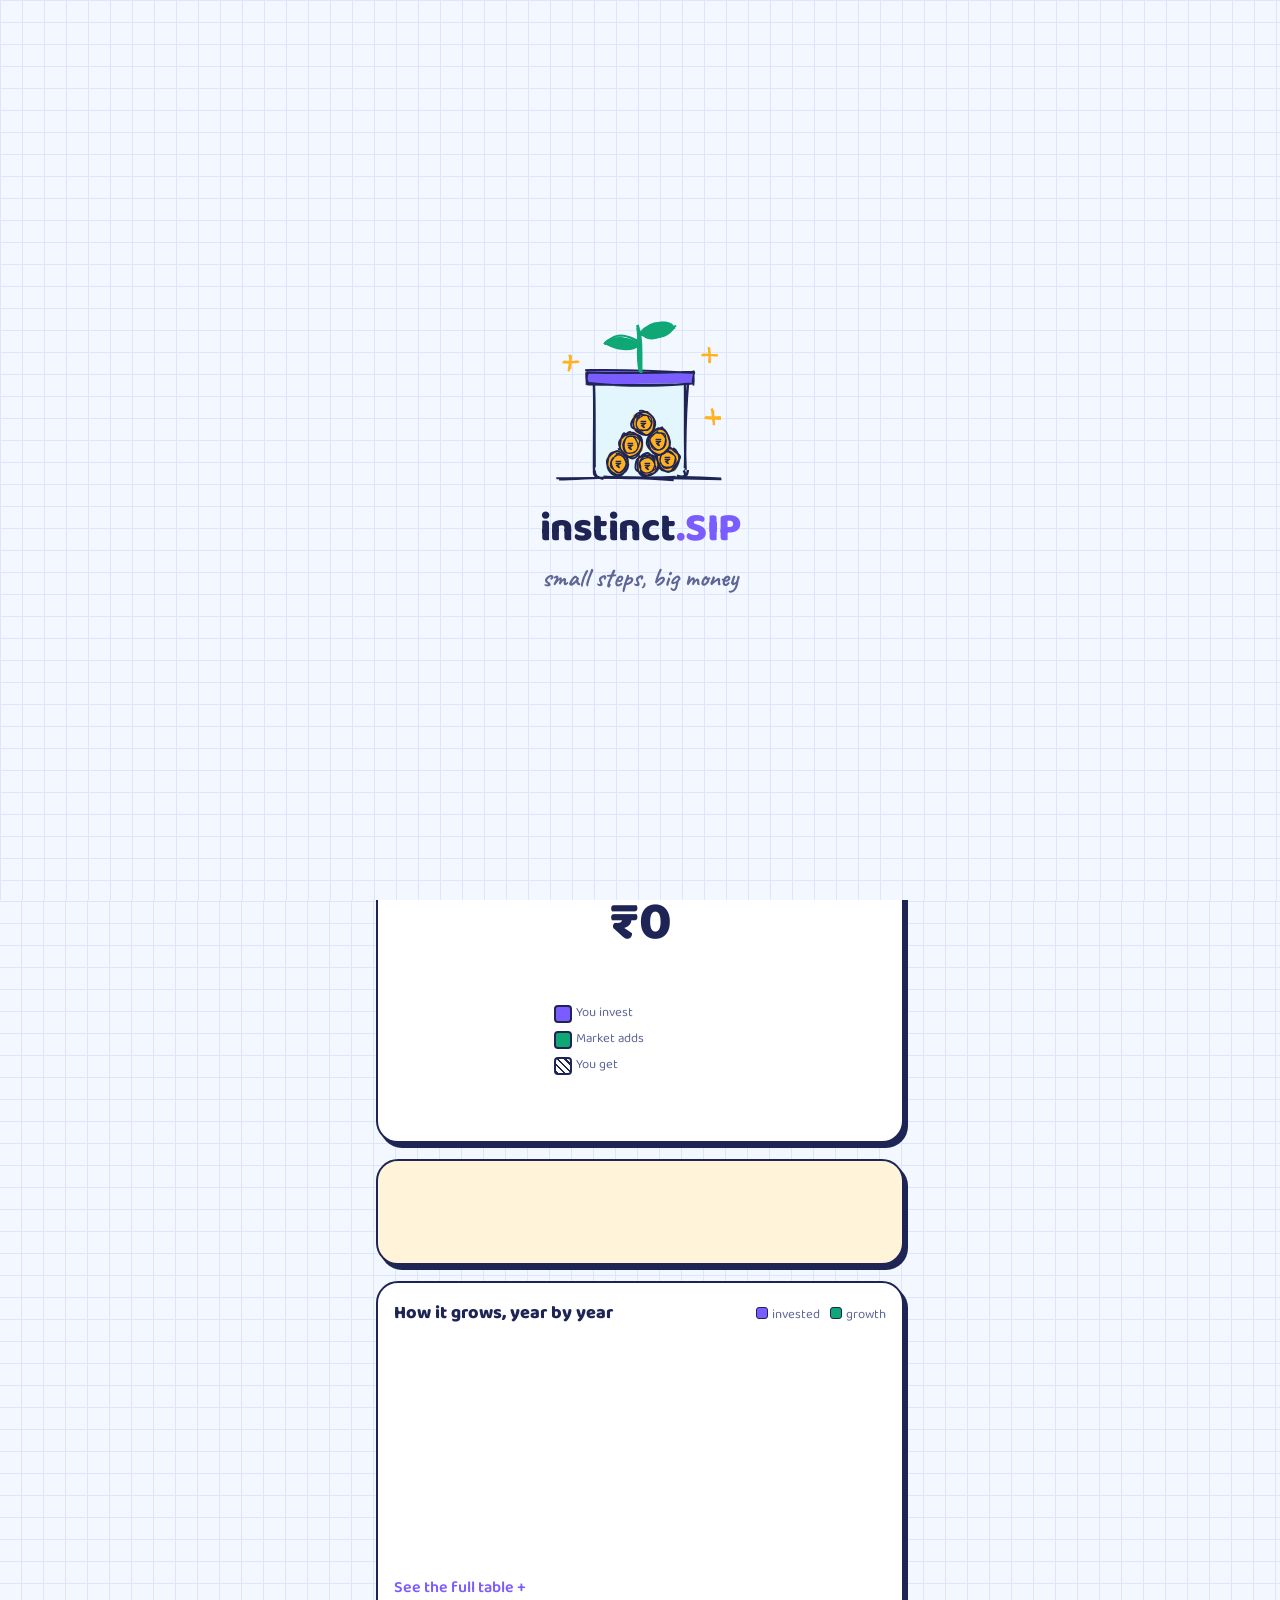
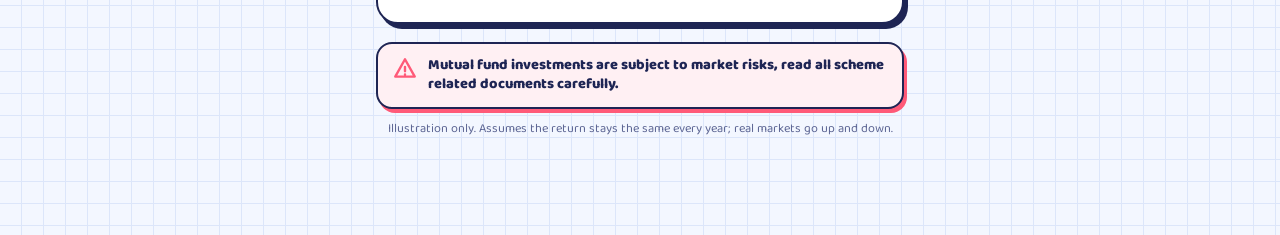
<file: calculator/web/index.html>
<!doctype html>
<html lang="en">
<head>
<meta charset="utf-8">
<meta name="viewport" content="width=device-width, initial-scale=1, viewport-fit=cover">
<meta name="theme-color" content="#F3F7FF">
<title>instinct.SIP</title>
<link rel="icon" href="icon.svg">
<link rel="stylesheet" href="css/app.css">
</head>
<body data-kind="sip" data-mode="grow">

<!-- Splash: the doodle draws itself, then the notebook opens -->
<div id="splash" aria-hidden="true">
  <svg id="splashArt" viewBox="0 0 240 200" width="220" height="184"></svg>
  <p class="splash-title">instinct<span>.SIP</span></p>
  <p class="splash-sub hand">small steps, big money</p>
</div>

<header class="topbar">
  <div class="brand">
    <svg id="brandCoin" viewBox="0 0 44 44" width="38" height="38" aria-hidden="true"></svg>
    <div>
      <p class="brand-name">instinct<span>.SIP</span></p>
      <p class="brand-tag hand">SIP &amp; lumpsum planner</p>
    </div>
  </div>
  <button class="icon-btn" id="howBtn" aria-label="How the numbers are calculated">?</button>
</header>

<main id="app">
  <!-- What kind of investment -->
  <div class="kind-switch" role="tablist" aria-label="Investment type">
    <button role="tab" class="kind-tab" data-kind="sip" aria-selected="true">
      <span class="kind-title">SIP</span><span class="kind-sub">every month</span>
    </button>
    <button role="tab" class="kind-tab" data-kind="lump" aria-selected="false">
      <span class="kind-title">Lumpsum</span><span class="kind-sub">one time</span>
    </button>
    <svg class="kind-ink" id="kindInk" aria-hidden="true"></svg>
  </div>

  <!-- What question are we answering -->
  <div class="ask" role="radiogroup" aria-label="What do you want to know">
    <button role="radio" class="ask-chip" data-mode="grow" aria-checked="true">
      <svg viewBox="0 0 24 24" aria-hidden="true"><path d="M3 18l6-6 4 4 8-9"/><path d="M15 7h6v6"/></svg>
      <span>What will it grow to?</span>
    </button>
    <button role="radio" class="ask-chip" data-mode="goal" aria-checked="false">
      <svg viewBox="0 0 24 24" aria-hidden="true"><circle cx="12" cy="12" r="8"/><circle cx="12" cy="12" r="4"/><circle cx="12" cy="12" r=".6"/></svg>
      <span>How much to invest for a goal?</span>
    </button>
  </div>

  <!-- Story strip: illustration + one handwritten line -->
  <section class="story" aria-live="polite">
    <svg id="scene" viewBox="0 0 320 150" aria-hidden="true"></svg>
    <p id="storyLine" class="hand"></p>
  </section>

  <!-- Inputs -->
  <section class="sheet inputs" aria-label="Inputs">
    <div class="field" data-field="amount">
      <div class="field-head">
        <label for="amountInput" id="amountLabel">Monthly investment</label>
        <div class="num-box money">
          <span class="prefix">₹</span>
          <input id="amountInput" type="text" inputmode="numeric" autocomplete="off">
        </div>
      </div>
      <input type="range" id="amountRange" min="0" max="1000" step="1" aria-labelledby="amountLabel">
      <p class="field-words hand" id="amountWords"></p>
    </div>

    <div class="field" data-field="rate">
      <div class="field-head">
        <label for="rateInput">Expected return (yearly)</label>
        <div class="num-box">
          <input id="rateInput" type="text" inputmode="decimal" autocomplete="off">
          <span class="suffix">%</span>
        </div>
      </div>
      <input type="range" id="rateRange" min="1" max="30" step="0.5" aria-label="Expected return">
      <div class="presets" aria-label="Typical returns">
        <button data-rate="7">FD-like 7%</button>
        <button data-rate="10">Hybrid 10%</button>
        <button data-rate="12">Equity 12%</button>
        <button data-rate="15">Aggressive 15%</button>
      </div>
    </div>

    <div class="field" data-field="years">
      <div class="field-head">
        <label for="yearsInput">Time period</label>
        <div class="num-box">
          <input id="yearsInput" type="text" inputmode="numeric" autocomplete="off">
          <span class="suffix">yrs</span>
        </div>
      </div>
      <input type="range" id="yearsRange" min="1" max="40" step="1" aria-label="Time period in years">
    </div>
    <p class="field-error" id="fieldError" role="alert"></p>
  </section>

  <!-- Answer -->
  <section class="sheet answer" id="answer">
    <p class="answer-q hand" id="answerQ"></p>
    <p class="answer-big" id="answerBig">₹0</p>
    <p class="answer-sub" id="answerSub"></p>
    <svg class="marker" id="answerMarker" aria-hidden="true"></svg>

    <div class="split">
      <svg id="donut" viewBox="0 0 170 170" aria-hidden="true"></svg>
      <dl class="legend">
        <div class="lg invested"><dt>You invest</dt><dd id="lgInvested"></dd></div>
        <div class="lg gains"><dt>Market adds</dt><dd id="lgGains"></dd></div>
        <div class="lg total"><dt>You get</dt><dd id="lgTotal"></dd></div>
      </dl>
    </div>
    <p class="multiple hand" id="multipleLine"></p>
  </section>

  <!-- Another way to look at it -->
  <section class="sheet alt" id="altCard">
    <svg class="alt-doodle" id="altDoodle" viewBox="0 0 70 70" aria-hidden="true"></svg>
    <div>
      <p class="alt-title" id="altTitle"></p>
      <p class="alt-body" id="altBody"></p>
    </div>
  </section>

  <!-- Growth chart -->
  <section class="sheet growth">
    <div class="growth-head">
      <h2>How it grows, year by year</h2>
      <div class="key"><span class="k invested">invested</span><span class="k gains">growth</span></div>
    </div>
    <svg id="growthChart" aria-label="Year by year growth chart" role="img"></svg>
    <details class="table-wrap">
      <summary>See the full table</summary>
      <table id="yearTable">
        <thead><tr><th>Year</th><th>Invested</th><th>Value</th></tr></thead>
        <tbody></tbody>
      </table>
    </details>
  </section>

  <div class="disclaimer" role="note">
    <svg viewBox="0 0 24 24" aria-hidden="true"><path d="M12 3l9 16H3z"/><path d="M12 10v4M12 17v.5"/></svg>
    <p><strong>Mutual fund investments are subject to market risks, read all scheme related documents carefully.</strong></p>
  </div>
  <p class="fine">Illustration only. Assumes the return stays the same every year; real markets go up and down.</p>
  <div class="dock-space"></div>
</main>

<div class="dock">
  <button class="cta" id="reportBtn">
    <svg viewBox="0 0 24 24" aria-hidden="true"><path d="M6 3h8l5 5v13H6z"/><path d="M14 3v5h5"/><path d="M9 14h6M9 17h4"/></svg>
    Make PDF report
  </button>
</div>

<!-- Report sheet -->
<div class="overlay" id="reportOverlay" hidden>
  <div class="bottom-sheet" role="dialog" aria-modal="true" aria-labelledby="reportTitle">
    <div class="grab" aria-hidden="true"></div>
    <h2 id="reportTitle">PDF report for your client</h2>
    <p class="sheet-hint" id="reportSummary"></p>
    <label class="txt">Client name
      <input id="clientName" type="text" autocomplete="off" placeholder="e.g. Rahul Mehta">
    </label>
    <label class="txt">Prepared by
      <input id="preparedBy" type="text" autocomplete="off" placeholder="Your name or firm">
    </label>
    <label class="txt">Contact (optional)
      <input id="contactLine" type="text" autocomplete="off" placeholder="Phone or email shown on the report">
    </label>
    <label class="txt">Note for the client (optional)
      <textarea id="clientNote" rows="2" placeholder="e.g. Goal: daughter's higher education in 2041"></textarea>
    </label>
    <div class="sheet-actions">
      <button class="cta" id="sharePdf">
        <svg viewBox="0 0 24 24" aria-hidden="true"><circle cx="18" cy="5" r="2.5"/><circle cx="6" cy="12" r="2.5"/><circle cx="18" cy="19" r="2.5"/><path d="M8.2 10.8l7.6-4.5M8.2 13.2l7.6 4.5"/></svg>
        Share PDF
      </button>
      <button class="ghost" id="savePdf">Save to phone</button>
      <button class="ghost" id="openPdf">Preview</button>
    </div>
    <p class="sheet-disclaimer">Mutual fund investments are subject to market risks, read all scheme related documents carefully. This line is printed on every page of the report.</p>
    <button class="text-btn" id="closeReport">Close</button>
  </div>
</div>

<!-- How it's calculated -->
<div class="overlay" id="howOverlay" hidden>
  <div class="bottom-sheet" role="dialog" aria-modal="true" aria-labelledby="howTitle">
    <div class="grab" aria-hidden="true"></div>
    <h2 id="howTitle">How the numbers work</h2>
    <div class="how">
      <h3>SIP</h3>
      <p>You invest the same amount at the start of every month. Each instalment grows at the monthly rate (yearly return ÷ 12).</p>
      <p class="formula">Value = P × [(1 + i)<sup>n</sup> − 1] ÷ i × (1 + i)</p>
      <p class="small">P = monthly amount, i = yearly return ÷ 12 ÷ 100, n = years × 12. This is the same method Groww and most fund-house calculators use.</p>
      <h3>Lumpsum</h3>
      <p>You invest once and it compounds every year.</p>
      <p class="formula">Value = P × (1 + r)<sup>t</sup></p>
      <h3>Goal mode</h3>
      <p>The same formulas, run backwards: we start from the target and solve for the amount you need to put in today, or every month.</p>
      <p class="small">Check: put the answer back into "What will it grow to?" and you land on your target.</p>
    </div>
    <button class="text-btn" id="closeHow">Got it</button>
  </div>
</div>

<div id="toast" role="status" aria-live="polite"></div>
<canvas id="pdfCanvas" width="1600" height="900" hidden></canvas>

<script src="lib/rough.js"></script>
<script src="lib/jspdf.umd.min.js"></script>
<script src="js/calc.js"></script>
<script src="js/doodles.js"></script>
<script src="js/pdf-fonts.js"></script>
<script src="js/report.js"></script>
<script src="js/app.js"></script>
</body>
</html>
</file>
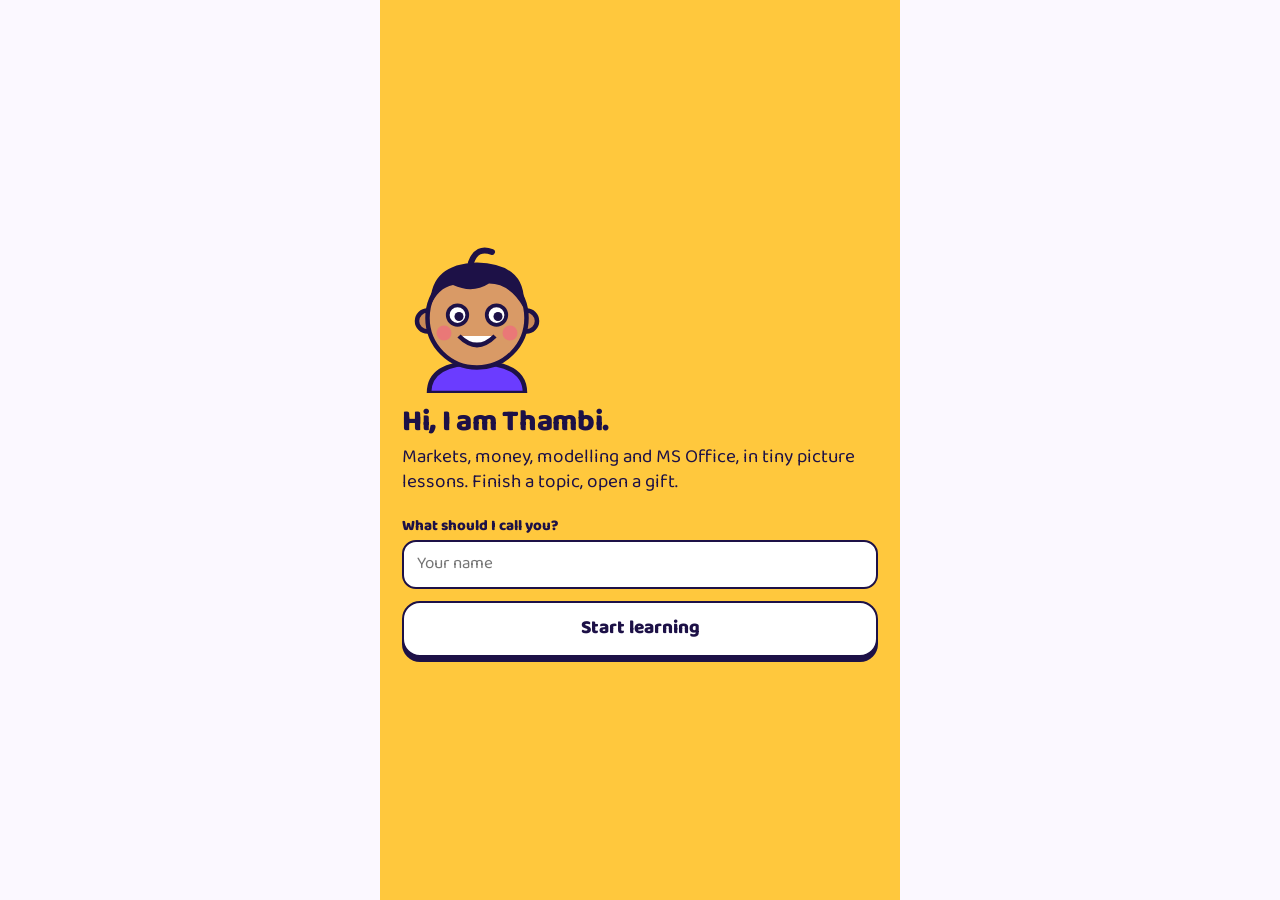
<file: thambi/web/index.html>
<!DOCTYPE html>
<html lang="en">
<head>
<meta charset="utf-8">
<meta name="viewport" content="width=device-width, initial-scale=1, viewport-fit=cover, user-scalable=no">
<meta name="theme-color" content="#FFC83D">
<title>Thambi</title>
<link rel="icon" href="icon.svg">
<link rel="stylesheet" href="css/app.css">
</head>
<body>
<div id="app"></div>
<div id="layer"></div>
<script src="js/visuals.js"></script>
<script src="js/data-core.js"></script>
<script src="js/data-markets.js"></script>
<script src="js/data-derivatives.js"></script>
<script src="js/data-money.js"></script>
<script src="js/data-modelling.js"></script>
<script src="js/data-office.js"></script>
<script src="js/app.js"></script>
</body>
</html>
</file>
<file: calculator/web/css/app.css>
@font-face { font-family: "Baloo"; src: url("../fonts/Baloo2-400Regular.ttf") format("truetype"); font-weight: 400; font-display: swap; }
@font-face { font-family: "Baloo"; src: url("../fonts/Baloo2-600SemiBold.ttf") format("truetype"); font-weight: 600; font-display: swap; }
@font-face { font-family: "Baloo"; src: url("../fonts/Baloo2-800ExtraBold.ttf") format("truetype"); font-weight: 800; font-display: swap; }
@font-face { font-family: "Caveat"; src: url("../fonts/Caveat-700Bold.ttf") format("truetype"); font-weight: 700; font-display: swap; }

:root {
  --paper: #F3F7FF;
  --grid: #DCE6FA;
  --sheet: #FFFFFF;
  --ink: #1E2554;
  --ink-soft: #5D6694;
  --ink-faint: #A3ABCF;
  --lilac: #7B5CFF;
  --lilac-wash: #EEE9FF;
  --leaf: #10A777;
  --leaf-wash: #E2F7EE;
  --melon: #FF5A78;
  --marigold: #FFB21E;
  --marigold-wash: #FFF4DA;
  --sky: #3BBEF2;

  --accent: var(--lilac);
  --accent-wash: var(--lilac-wash);
  --gain: var(--leaf);

  --r-sheet: 22px;
  --r-ctl: 14px;
  --hand: "Caveat", "Segoe Print", cursive;
  --ui: "Baloo", system-ui, -apple-system, "Segoe UI", Roboto, sans-serif;
  --safe-b: env(safe-area-inset-bottom, 0px);
}
body[data-kind="lump"] { --accent: var(--leaf); --accent-wash: var(--leaf-wash); --gain: var(--marigold); }

* { box-sizing: border-box; -webkit-tap-highlight-color: transparent; }
html { background: var(--paper); }
body {
  margin: 0;
  font-family: var(--ui);
  color: var(--ink);
  background-color: var(--paper);
  background-image:
    linear-gradient(var(--grid) 1px, transparent 1px),
    linear-gradient(90deg, var(--grid) 1px, transparent 1px);
  background-size: 22px 22px;
  background-position: -1px -1px;
  min-height: 100vh;
  -webkit-font-smoothing: antialiased;
  overscroll-behavior-y: none;
}
button { font: inherit; color: inherit; cursor: pointer; }
.hand { font-family: var(--hand); font-weight: 700; }
:focus-visible { outline: 3px solid var(--marigold); outline-offset: 2px; border-radius: 10px; }

/* ---------- Splash ---------- */
#splash {
  position: fixed; inset: 0; z-index: 50;
  display: flex; flex-direction: column; align-items: center; justify-content: center;
  background-color: var(--paper);
  background-image:
    linear-gradient(var(--grid) 1px, transparent 1px),
    linear-gradient(90deg, var(--grid) 1px, transparent 1px);
  background-size: 22px 22px;
  transition: opacity .45s ease, transform .45s ease;
}
#splash.done { opacity: 0; transform: scale(1.04); pointer-events: none; }
.splash-title { font-size: 40px; font-weight: 800; margin: 6px 0 0; letter-spacing: -0.5px; opacity: 0; animation: rise .5s .9s forwards; }
.splash-title span, .brand-name span { color: var(--lilac); }
.splash-sub { margin: 0; font-size: 26px; color: var(--ink-soft); opacity: 0; animation: rise .5s 1.15s forwards; }
@keyframes rise { from { opacity: 0; transform: translateY(8px); } to { opacity: 1; transform: none; } }

/* ---------- Top bar ---------- */
.topbar {
  position: sticky; top: 0; z-index: 10;
  display: flex; align-items: center; justify-content: space-between;
  padding: calc(10px + env(safe-area-inset-top, 0px)) 16px 8px;
  background: rgba(243, 247, 255, .9);
  backdrop-filter: blur(8px);
  -webkit-backdrop-filter: blur(8px);
}
.brand { display: flex; align-items: center; gap: 10px; }
.brand-name { margin: 0; font-size: 22px; font-weight: 800; line-height: 1; letter-spacing: -0.3px; }
.brand-tag { margin: 2px 0 0; font-size: 17px; color: var(--ink-soft); line-height: 1; }
#brandCoin { animation: wobble 5s ease-in-out infinite; }
@keyframes wobble { 0%,100% { transform: rotate(-6deg); } 50% { transform: rotate(8deg); } }
.icon-btn {
  width: 40px; height: 40px; border-radius: 50%;
  border: 2px solid var(--ink); background: var(--sheet);
  font-weight: 800; font-size: 18px;
  box-shadow: 2px 3px 0 var(--ink);
}
.icon-btn:active { transform: translate(2px, 3px); box-shadow: none; }

main { max-width: 560px; margin: 0 auto; padding: 4px 16px 0; }

/* ---------- Kind switch (SIP / Lumpsum) ---------- */
.kind-switch {
  position: relative;
  display: grid; grid-template-columns: 1fr 1fr;
  background: var(--sheet);
  border: 2px solid var(--ink);
  border-radius: 18px;
  padding: 5px;
  box-shadow: 3px 4px 0 var(--ink);
  margin-top: 6px;
}
.kind-tab {
  position: relative; z-index: 1;
  border: 0; background: transparent;
  padding: 8px 6px 6px; border-radius: 13px;
  display: flex; flex-direction: column; align-items: center;
  transition: color .25s;
}
.kind-title { font-size: 21px; font-weight: 800; line-height: 1.05; }
.kind-sub { font-size: 13px; color: var(--ink-soft); transition: color .25s; }
.kind-tab[aria-selected="true"] { color: #fff; }
.kind-tab[aria-selected="true"] .kind-sub { color: rgba(255,255,255,.85); }
.kind-ink {
  position: absolute; top: 5px; bottom: 5px; left: 5px;
  width: calc(50% - 5px); height: calc(100% - 10px);
  transition: transform .42s cubic-bezier(.6,-0.3,.3,1.35);
  overflow: visible;
}
body[data-kind="lump"] .kind-ink { transform: translateX(100%); }

/* ---------- Ask chips ---------- */
.ask { display: grid; grid-template-columns: 1fr 1fr; gap: 10px; margin-top: 14px; }
.ask-chip {
  display: flex; align-items: center; gap: 8px;
  text-align: left; line-height: 1.15;
  padding: 10px 12px; min-height: 58px;
  background: var(--sheet);
  border: 2px dashed var(--ink-faint);
  border-radius: var(--r-ctl);
  font-size: 15px; font-weight: 600; color: var(--ink-soft);
  transition: border-color .2s, background .2s, color .2s, transform .2s;
}
.ask-chip svg { flex: none; width: 24px; height: 24px; fill: none; stroke: currentColor; stroke-width: 2.2; stroke-linecap: round; stroke-linejoin: round; }
.ask-chip[aria-checked="true"] {
  border: 2px solid var(--ink);
  background: var(--marigold-wash);
  color: var(--ink);
  transform: rotate(-1deg);
  box-shadow: 2px 3px 0 var(--ink);
}
.ask-chip[data-mode="goal"][aria-checked="true"] { transform: rotate(1deg); }
.ask-chip[aria-checked="true"] svg { stroke: var(--melon); }

/* ---------- Story strip ---------- */
.story { position: relative; margin: 10px -4px 0; text-align: center; }
#scene { width: 100%; height: auto; max-height: 160px; display: block; overflow: visible; }
#storyLine { margin: -6px 0 2px; font-size: 24px; line-height: 1.1; color: var(--ink); min-height: 1.2em; padding: 0 8px; }

/* ---------- Sheets ---------- */
.sheet {
  position: relative;
  background: var(--sheet);
  border: 2px solid var(--ink);
  border-radius: var(--r-sheet);
  box-shadow: 4px 5px 0 var(--ink);
  padding: 16px;
  margin-top: 16px;
}

/* Inputs */
.field + .field { margin-top: 18px; padding-top: 16px; border-top: 2px dotted var(--grid); }
.field-head { display: flex; align-items: center; justify-content: space-between; gap: 10px; }
.field-head label { font-size: 16px; font-weight: 600; }
.num-box {
  display: flex; align-items: center;
  background: var(--accent-wash);
  border: 2px solid transparent;
  border-radius: 12px;
  padding: 2px 10px;
  transition: border-color .2s, background .3s;
  min-width: 0;
}
.num-box:focus-within { border-color: var(--accent); background: #fff; }
.num-box input {
  width: 6.2ch; min-width: 0;
  border: 0; background: transparent; outline: none;
  font: 800 21px/1.4 var(--ui);
  color: var(--ink); text-align: right;
}
.num-box.money input { width: 9.5ch; max-width: 46vw; }
.prefix, .suffix { font-weight: 800; font-size: 18px; color: var(--accent); transition: color .3s; }
.prefix { margin-right: 2px; }
.suffix { margin-left: 4px; font-size: 15px; }
.field-words { margin: 4px 0 0; font-size: 20px; color: var(--accent); min-height: 1em; transition: color .3s; }
.field-error { margin: 10px 0 0; color: var(--melon); font-weight: 600; font-size: 14px; min-height: 0; }
.field-error:empty { display: none; }

/* Range — chunky marker-style track */
input[type="range"] {
  -webkit-appearance: none; appearance: none;
  width: 100%; height: 34px; margin: 6px 0 0; background: transparent;
}
input[type="range"]::-webkit-slider-runnable-track {
  height: 10px; border-radius: 10px;
  background: linear-gradient(90deg, var(--accent) 0 var(--fill, 50%), var(--grid) var(--fill, 50%) 100%);
  border: 2px solid var(--ink);
}
input[type="range"]::-webkit-slider-thumb {
  -webkit-appearance: none; appearance: none;
  width: 28px; height: 28px; margin-top: -11px;
  border-radius: 50%;
  background: #fff;
  border: 3px solid var(--ink);
  box-shadow: 2px 2px 0 var(--ink), inset 0 0 0 5px var(--marigold);
  transition: transform .15s;
}
input[type="range"]:active::-webkit-slider-thumb { transform: scale(1.18) rotate(20deg); }
input[type="range"]::-moz-range-track { height: 10px; border-radius: 10px; background: var(--grid); border: 2px solid var(--ink); }
input[type="range"]::-moz-range-progress { height: 10px; border-radius: 10px; background: var(--accent); }
input[type="range"]::-moz-range-thumb { width: 24px; height: 24px; border-radius: 50%; background: #fff; border: 3px solid var(--ink); }

.presets { display: flex; gap: 6px; flex-wrap: wrap; margin-top: 4px; }
.presets button {
  white-space: nowrap;
  border: 1.5px solid var(--ink-faint); background: transparent;
  border-radius: 999px; padding: 3px 10px;
  font-size: 12.5px; color: var(--ink-soft);
}
.presets button.on { border-color: var(--ink); background: var(--marigold-wash); color: var(--ink); }

/* Answer */
.answer { text-align: center; padding-top: 18px; overflow: hidden; }
.answer::before {
  /* tape strip */
  content: ""; position: absolute; top: -12px; left: 50%;
  width: 92px; height: 24px; transform: translateX(-50%) rotate(-3deg);
  background: rgba(255, 178, 30, .55);
  border-radius: 3px;
}
.answer-q { margin: 4px 0 0; font-size: 25px; color: var(--ink-soft); line-height: 1.1; }
.answer-big {
  position: relative; z-index: 1;
  margin: 2px 0 0;
  font-size: clamp(38px, 11vw, 54px);
  font-weight: 800; letter-spacing: -1px; line-height: 1.1;
  font-variant-numeric: tabular-nums;
}
.answer-big.pop { animation: pop .45s cubic-bezier(.3,1.6,.5,1); }
@keyframes pop { 0% { transform: scale(.94); } 60% { transform: scale(1.04); } 100% { transform: scale(1); } }
.answer-sub { margin: 0; font-size: 15px; color: var(--ink-soft); }
.marker { position: absolute; left: 0; width: 100%; height: 40px; top: 52px; z-index: 0; pointer-events: none; overflow: visible; }

.split { display: grid; grid-template-columns: 150px 1fr; align-items: center; gap: 10px; margin-top: 12px; text-align: left; }
#donut { width: 150px; height: 150px; overflow: visible; }
.legend { margin: 0; display: grid; gap: 8px; }
.lg { display: grid; grid-template-columns: 14px 1fr; column-gap: 8px; align-items: center; }
.lg::before { content: ""; grid-row: span 2; width: 14px; height: 14px; border: 2px solid var(--ink); border-radius: 4px; }
.lg.invested::before { background: var(--accent); }
.lg.gains::before { background: var(--gain); }
.lg.total::before { background: repeating-linear-gradient(45deg, var(--ink) 0 2px, #fff 2px 5px); }
.lg dt { font-size: 13px; color: var(--ink-soft); line-height: 1.1; }
.lg dd { margin: 0; font-size: 18px; font-weight: 800; font-variant-numeric: tabular-nums; line-height: 1.2; }
.multiple { margin: 10px 0 0; font-size: 22px; color: var(--ink); }

/* Alt card */
.alt { display: grid; grid-template-columns: 70px 1fr; gap: 12px; align-items: center; background: var(--marigold-wash); }
.alt-doodle { width: 70px; height: 70px; overflow: visible; }
.alt-title { margin: 0; font-weight: 800; font-size: 16px; }
.alt-body { margin: 2px 0 0; font-size: 15px; color: var(--ink-soft); line-height: 1.35; }
.alt-body b { color: var(--ink); font-size: 18px; }

/* Growth chart */
.growth-head { display: flex; align-items: baseline; justify-content: space-between; gap: 8px; flex-wrap: wrap; }
.growth h2 { margin: 0; font-size: 18px; font-weight: 800; }
.key { display: flex; gap: 10px; font-size: 13px; color: var(--ink-soft); }
.k::before { content: ""; display: inline-block; width: 10px; height: 10px; border: 1.5px solid var(--ink); border-radius: 3px; margin-right: 4px; vertical-align: -1px; }
.k.invested::before { background: var(--accent); }
.k.gains::before { background: var(--gain); }
#growthChart { width: 100%; height: 230px; display: block; margin-top: 6px; overflow: visible; }

.table-wrap { margin-top: 6px; }
.table-wrap summary { cursor: pointer; font-weight: 600; color: var(--accent); padding: 6px 0; list-style: none; }
.table-wrap summary::-webkit-details-marker { display: none; }
.table-wrap summary::after { content: " +"; }
.table-wrap[open] summary::after { content: " −"; }
#yearTable { width: 100%; border-collapse: collapse; font-variant-numeric: tabular-nums; font-size: 14px; }
#yearTable th { text-align: right; font-weight: 600; color: var(--ink-soft); border-bottom: 2px solid var(--ink); padding: 6px 4px; }
#yearTable th:first-child, #yearTable td:first-child { text-align: left; }
#yearTable td { text-align: right; padding: 5px 4px; border-bottom: 1px dashed var(--grid); }
#yearTable tr:last-child td { font-weight: 800; }

.disclaimer {
  display: grid; grid-template-columns: 26px 1fr; gap: 10px; align-items: start;
  margin-top: 18px; padding: 12px 14px;
  background: #FFF0F3; border: 2px solid var(--ink); border-radius: 16px;
  box-shadow: 3px 4px 0 var(--melon);
}
.disclaimer svg { width: 26px; height: 26px; fill: none; stroke: var(--melon); stroke-width: 2.2; stroke-linecap: round; stroke-linejoin: round; }
.disclaimer p { margin: 0; font-size: 14.5px; line-height: 1.35; }
.disclaimer strong { font-weight: 700; }
.fine { font-size: 12.5px; color: var(--ink-soft); text-align: center; margin: 12px 8px 0; line-height: 1.4; }
.sheet-disclaimer { margin: 14px 0 0; padding: 10px 12px; border-radius: 12px; background: #FFF0F3; font-size: 13px; line-height: 1.35; color: var(--ink); }
.dock-space { height: calc(96px + var(--safe-b)); }

/* ---------- Dock + buttons ---------- */
.dock {
  position: fixed; left: 0; right: 0; bottom: 0; z-index: 12;
  padding: 12px 16px calc(14px + var(--safe-b));
  background: linear-gradient(to top, var(--paper) 65%, transparent);
  display: flex; justify-content: center;
}
.cta {
  display: inline-flex; align-items: center; justify-content: center; gap: 8px;
  width: 100%; max-width: 528px;
  padding: 14px 18px;
  font-size: 18px; font-weight: 800;
  color: #fff; background: var(--ink);
  border: 2px solid var(--ink); border-radius: 16px;
  box-shadow: 3px 4px 0 var(--accent);
  transition: transform .1s, box-shadow .1s, background .2s;
}
.cta svg, .ghost svg { width: 22px; height: 22px; fill: none; stroke: currentColor; stroke-width: 2; stroke-linecap: round; stroke-linejoin: round; }
.cta:active { transform: translate(3px, 4px); box-shadow: none; }
.cta[disabled] { opacity: .6; }
.ghost {
  display: inline-flex; align-items: center; justify-content: center;
  padding: 12px 14px; font-size: 16px; font-weight: 700;
  background: var(--sheet); border: 2px solid var(--ink); border-radius: 14px;
}
.ghost:active { background: var(--accent-wash); }
.text-btn { border: 0; background: transparent; color: var(--ink-soft); font-weight: 600; padding: 10px; width: 100%; margin-top: 4px; }

/* ---------- Bottom sheets ---------- */
.overlay {
  position: fixed; inset: 0; z-index: 30;
  background: rgba(30, 37, 84, .38);
  display: flex; align-items: flex-end; justify-content: center;
  animation: fade .2s ease;
}
.overlay[hidden] { display: none; }
@keyframes fade { from { opacity: 0; } }
.bottom-sheet {
  width: 100%; max-width: 560px; max-height: 92vh; overflow-y: auto;
  background: var(--sheet);
  border: 2px solid var(--ink); border-bottom: 0;
  border-radius: 26px 26px 0 0;
  padding: 10px 18px calc(14px + var(--safe-b));
  animation: slideUp .32s cubic-bezier(.2,1.2,.4,1);
}
@keyframes slideUp { from { transform: translateY(100%); } }
.grab { width: 44px; height: 5px; border-radius: 5px; background: var(--grid); margin: 0 auto 10px; }
.bottom-sheet h2 { margin: 0; font-size: 22px; font-weight: 800; }
.sheet-hint { margin: 2px 0 12px; color: var(--ink-soft); font-size: 15px; }
.txt { display: block; font-size: 14px; font-weight: 600; color: var(--ink-soft); margin-top: 10px; }
.txt input, .txt textarea {
  display: block; width: 100%; margin-top: 4px;
  font: 600 17px/1.3 var(--ui); color: var(--ink);
  padding: 10px 12px;
  border: 2px solid var(--grid); border-radius: 12px; background: var(--paper);
  outline: none; resize: none;
}
.txt input:focus, .txt textarea:focus { border-color: var(--accent); background: #fff; }
.sheet-actions { display: grid; grid-template-columns: 1fr 1fr; gap: 10px; margin-top: 16px; }
.sheet-actions .cta { grid-column: 1 / -1; }

.how h3 { margin: 16px 0 2px; font-size: 18px; }
.how p { margin: 4px 0; line-height: 1.45; }
.how .formula { background: var(--accent-wash); border-radius: 10px; padding: 8px 12px; font-weight: 800; }
.how .small { font-size: 14px; color: var(--ink-soft); }

/* ---------- Toast ---------- */
#toast {
  position: fixed; left: 50%; bottom: calc(96px + var(--safe-b)); z-index: 40;
  transform: translate(-50%, 20px);
  background: var(--ink); color: #fff;
  padding: 10px 16px; border-radius: 12px; font-weight: 600;
  opacity: 0; pointer-events: none;
  transition: opacity .25s, transform .25s;
  max-width: calc(100% - 32px); text-align: center;
}
#toast.show { opacity: 1; transform: translate(-50%, 0); }

/* confetti bits */
.bit { position: fixed; z-index: 45; width: 9px; height: 14px; border-radius: 2px; pointer-events: none; will-change: transform, opacity; }

/* Self-drawing strokes */
.draw path { transition: stroke-dashoffset var(--d, .8s) ease-out; }

@media (max-width: 360px) {
  .split { grid-template-columns: 1fr; justify-items: center; }
  .ask-chip { font-size: 14px; }
  .num-box input { width: 5ch; }
}
@media (min-width: 720px) {
  main { padding-top: 10px; }
}
@media (prefers-reduced-motion: reduce) {
  *, *::before, *::after { animation-duration: .01ms !important; transition-duration: .01ms !important; }
}

/* ---------- Doodle motion ---------- */
#scene .drop { animation: coinDrop 2.6s cubic-bezier(.55,0,.9,.45) 1s infinite both; }
@keyframes coinDrop {
  0% { transform: translateY(-46px); opacity: 0; }
  12% { opacity: 1; }
  50% { transform: translateY(26px); opacity: 1; }
  58%, 100% { transform: translateY(34px); opacity: 0; }
}
#scene .fruit { transform-box: fill-box; transform-origin: center; animation: fruitPop .5s cubic-bezier(.3,1.8,.5,1) both; }
@keyframes fruitPop { from { transform: scale(0); } to { transform: scale(1); } }
#scene .float { animation: floaty 3.2s ease-in-out infinite; }
@keyframes floaty { 0%,100% { transform: translateY(0); } 50% { transform: translateY(-7px); } }
#growthChart .bar.grow { transform-box: fill-box; transform-origin: 50% 100%; animation: barUp .55s cubic-bezier(.3,1.5,.5,1) both; }
@keyframes barUp { from { transform: scaleY(0); } to { transform: scaleY(1); } }
#growthChart .callout { animation: rise .4s .5s both; }
</file>
<file: thambi/web/css/app.css>
/* Thambi — sticker-book look: ink outlines, chunky drop edges, one loud colour per subject */
@font-face{font-family:"Baloo 2";src:url("../fonts/Baloo2-400Regular.ttf");font-weight:400;font-display:swap}
@font-face{font-family:"Baloo 2";src:url("../fonts/Baloo2-600SemiBold.ttf");font-weight:600;font-display:swap}
@font-face{font-family:"Baloo 2";src:url("../fonts/Baloo2-800ExtraBold.ttf");font-weight:800;font-display:swap}
@font-face{font-family:"Caveat";src:url("../fonts/Caveat-700Bold.ttf");font-weight:700;font-display:swap}

:root{
  --ink:#1D1147; --ink-soft:#5A4F86; --milk:#FBF8FF; --white:#fff;
  --mango:#FFC83D; --jamun:#6B3CFF; --parrot:#12B76A; --rose:#FF4F8B;
  --sky:#2E9BFF; --tang:#FF7A1A; --teal:#0FB9B1; --red:#F04438;
  --line:2.5px solid var(--ink);
  --tc:var(--jamun);            /* current track colour, set inline */
  --safe-b:env(safe-area-inset-bottom,0px); --safe-t:env(safe-area-inset-top,0px);
}
*{box-sizing:border-box;-webkit-tap-highlight-color:transparent}
html,body{margin:0;height:100%;background:var(--milk);color:var(--ink);
  font-family:"Baloo 2",system-ui,sans-serif;font-size:17px;line-height:1.35;overscroll-behavior:none}
button{font:inherit;color:inherit;cursor:pointer}
input,textarea{font:inherit;color:inherit}
h1,h2,h3,p{margin:0}
h1{font-size:30px;line-height:1.05;font-weight:800;letter-spacing:-.3px}
h2{font-size:22px;line-height:1.1;font-weight:800}
h3{font-size:18px;line-height:1.15;font-weight:800}
.hand{font-family:"Caveat",cursive;font-size:23px;line-height:1.05}
.soft{color:var(--ink-soft)}
:focus-visible{outline:3px solid var(--sky);outline-offset:2px}

#app{max-width:520px;margin:0 auto;min-height:100%;position:relative}
.screen{padding:0 16px calc(96px + var(--safe-b));min-height:100vh}

/* ---------- sticker primitives ---------- */
.stk{background:var(--white);border:var(--line);border-radius:22px;box-shadow:0 5px 0 var(--ink)}
.btn{display:flex;align-items:center;justify-content:center;gap:8px;width:100%;padding:13px 18px;
  background:var(--mango);border:var(--line);border-radius:18px;box-shadow:0 5px 0 var(--ink);
  font-weight:800;font-size:19px;transition:transform .06s,box-shadow .06s}
.btn:active{transform:translateY(4px);box-shadow:0 1px 0 var(--ink)}
.btn.ghost{background:var(--white)}
.btn.small{width:auto;padding:8px 14px;font-size:16px;border-radius:14px;box-shadow:0 4px 0 var(--ink)}
.btn.tc{background:var(--tc);color:#fff}
.btn[disabled]{opacity:.45;pointer-events:none}
.pill{display:inline-flex;align-items:center;gap:5px;padding:3px 11px;border:var(--line);border-radius:99px;
  background:var(--white);font-weight:800;font-size:16px;white-space:nowrap}
.bar{height:12px;border:2px solid var(--ink);border-radius:99px;background:var(--white);overflow:hidden}
.bar>i{display:block;height:100%;background:var(--tc);border-right:2px solid var(--ink);transition:width .4s}
.bar>i[style*="width:0"]{border-right:0}

/* ---------- home ---------- */
.hero{margin:0 -16px;padding:calc(18px + var(--safe-t)) 18px 26px;background:var(--mango);border-bottom:var(--line);
  border-radius:0 0 34px 34px;position:relative;overflow:hidden}
.hero .stats{display:flex;gap:8px;margin-bottom:14px}
.hero .who{display:flex;align-items:flex-end;gap:10px}
.hero .who svg{flex:0 0 104px;width:104px;height:104px;margin-bottom:-30px}
.bubble{position:relative;flex:1;background:var(--white);border:var(--line);border-radius:20px 20px 20px 6px;padding:10px 14px;margin-bottom:14px}
.bubble b{display:block;font-size:22px;line-height:1.1;font-weight:800}
.section{margin-top:26px}
.section>h2{margin-bottom:12px;display:flex;align-items:baseline;justify-content:space-between}
.section>h2 small{font-size:15px;font-weight:600;color:var(--ink-soft)}

.pick{display:flex;align-items:center;gap:12px;width:100%;text-align:left;padding:12px;margin-bottom:13px;background:var(--white)}
.pick .em{flex:0 0 62px;height:62px;border:var(--line);border-radius:18px;background:var(--tc);display:grid;place-items:center;font-size:32px}
.pick .tx{flex:1;min-width:0}
.pick .tx b{display:block;font-weight:800;font-size:18px;line-height:1.15}
.pick .tx span{font-size:14.5px;color:var(--ink-soft)}
.pick .go{flex:0 0 38px;height:38px;border:var(--line);border-radius:50%;display:grid;place-items:center;background:var(--mango);font-weight:800}
.pick.done{background:#EFFFF6}
.pick.done .go{background:var(--parrot);color:#fff}
.pick:active{transform:translateY(4px);box-shadow:0 1px 0 var(--ink)}

.goal{display:flex;gap:8px;align-items:center}
.goal .dot{width:26px;height:26px;border:var(--line);border-radius:50%;background:var(--white);display:grid;place-items:center;font-size:14px}
.goal .dot.on{background:var(--parrot);color:#fff}

.qotd{padding:16px;background:#F1ECFF}
.qotd .opts{display:grid;gap:9px;margin-top:12px}

/* ---------- learn ---------- */
.top{padding:calc(16px + var(--safe-t)) 0 6px;display:flex;align-items:center;justify-content:space-between;gap:10px}
.grp{margin-top:22px}
.grp>h2{margin-bottom:4px}
.grp>p{font-size:15px;color:var(--ink-soft);margin-bottom:12px}
.tiles{display:grid;grid-template-columns:1fr 1fr;gap:13px}
.tile{position:relative;text-align:left;padding:12px 12px 13px;background:var(--tc);color:#fff;min-height:138px;display:flex;flex-direction:column}
.tile .em{font-size:38px;line-height:1;margin-bottom:6px;filter:drop-shadow(0 2px 0 rgba(29,17,71,.35))}
.tile b{font-weight:800;font-size:18px;line-height:1.1;flex:1}
.tile .n{font-size:14px;font-weight:600;margin:6px 0 5px;opacity:.95}
.tile .bar>i{background:var(--mango)}
.tile.light{color:var(--ink)}
.tile:active{transform:translateY(4px);box-shadow:0 1px 0 var(--ink)}
.tile .cup{position:absolute;top:8px;right:9px;font-size:22px}

/* ---------- track page: the stepping-stone path ---------- */
.thead{margin:0 -16px;padding:calc(14px + var(--safe-t)) 18px 20px;background:var(--tc);color:#fff;border-bottom:var(--line);border-radius:0 0 30px 30px}
.thead.light{color:var(--ink)}
.thead .row{display:flex;align-items:center;gap:12px;margin-top:10px}
.thead .big{font-size:54px;line-height:1;filter:drop-shadow(0 3px 0 rgba(29,17,71,.35))}
.thead p{font-size:15.5px;margin-top:4px;opacity:.96}
.back{width:42px;height:42px;border:var(--line);border-radius:50%;background:var(--white);color:var(--ink);font-weight:800;font-size:20px;
  display:grid;place-items:center;box-shadow:0 3px 0 var(--ink);flex:0 0 auto}
.back:active{transform:translateY(3px);box-shadow:none}
.path{position:relative;padding:26px 0 6px}
.stone{position:relative;display:flex;align-items:center;gap:12px;width:78%;margin-bottom:20px;text-align:left;background:none;border:0;padding:0}
.stone:nth-child(4n+1){margin-left:0}
.stone:nth-child(4n+2){margin-left:11%}
.stone:nth-child(4n+3){margin-left:22%}
.stone:nth-child(4n+4){margin-left:11%}
.stone .disc{flex:0 0 68px;height:68px;border:var(--line);border-radius:50%;background:var(--white);box-shadow:0 6px 0 var(--ink);
  display:grid;place-items:center;font-size:30px;position:relative}
.stone.done .disc{background:var(--tc)}
.stone.done .disc::after{content:"✓";position:absolute;right:-6px;bottom:-4px;width:26px;height:26px;border:2px solid var(--ink);border-radius:50%;
  background:var(--parrot);color:#fff;font-size:15px;font-weight:800;display:grid;place-items:center}
.stone.next .disc{background:var(--mango);animation:hop 1.3s ease-in-out infinite}
.stone:active .disc{transform:translateY(5px);box-shadow:0 1px 0 var(--ink)}
.stone b{font-weight:800;font-size:17px;line-height:1.15;display:block}
.stone span{font-size:13.5px;color:var(--ink-soft)}
@keyframes hop{0%,100%{transform:translateY(0)}50%{transform:translateY(-6px)}}
.deeper{display:flex;gap:12px;align-items:center;padding:14px;margin-top:8px;background:#FFF6DA;text-decoration:none;color:inherit}
.deeper .em{font-size:30px}
.deeper b{display:block;font-weight:800;line-height:1.15}
.deeper span{font-size:14px;color:var(--ink-soft)}

/* ---------- lesson player ---------- */
.player{position:fixed;inset:0;z-index:20;background:var(--milk);display:flex;flex-direction:column;max-width:520px;margin:0 auto}
.player .ptop{display:flex;align-items:center;gap:12px;padding:calc(12px + var(--safe-t)) 16px 8px}
.segs{flex:1;display:flex;gap:5px}
.segs i{flex:1;height:10px;border:2px solid var(--ink);border-radius:99px;background:var(--white)}
.segs i.on{background:var(--tc)}
.pbody{flex:1;overflow-y:auto;padding:6px 16px 12px;display:flex;flex-direction:column}
.pfoot{padding:10px 16px calc(16px + var(--safe-b))}
.card{flex:1;display:flex;flex-direction:column;animation:pop .28s cubic-bezier(.2,1.3,.4,1)}
@keyframes pop{from{transform:scale(.94);opacity:0}to{transform:none;opacity:1}}
.vis{flex:1 1 auto;min-height:210px;max-height:46vh;border:var(--line);border-radius:26px;background:var(--white);box-shadow:0 6px 0 var(--ink);
  display:grid;place-items:center;padding:14px;overflow:hidden;position:relative}
.vis.tint{background:color-mix(in srgb,var(--tc) 16%,#fff)}
.card h2{font-size:26px;margin:20px 2px 6px}
.card p{font-size:18.5px;line-height:1.35}
.card p b{background:linear-gradient(transparent 58%,var(--mango) 58%);font-weight:800}

.quiz h2{font-size:23px;margin:10px 2px 16px}
.qtag{align-self:flex-start;margin-top:6px;background:var(--tc);color:#fff}
.qtag.light{color:var(--ink)}
.opt{display:flex;align-items:center;gap:12px;width:100%;text-align:left;padding:13px 14px;margin-bottom:13px;background:var(--white);
  border:var(--line);border-radius:18px;box-shadow:0 5px 0 var(--ink);font-weight:600;font-size:18px;line-height:1.2}
.opt i{flex:0 0 32px;height:32px;border:2px solid var(--ink);border-radius:50%;display:grid;place-items:center;font-style:normal;font-weight:800;font-size:15px;background:var(--milk)}
.opt:active{transform:translateY(4px);box-shadow:0 1px 0 var(--ink)}
.opt.right{background:#D9FBE8}.opt.right i{background:var(--parrot);color:#fff}
.opt.wrong{background:#FFE1DE}.opt.wrong i{background:var(--red);color:#fff}
.opt.lock{pointer-events:none}
.why{display:flex;gap:10px;align-items:flex-start;padding:12px 14px;border:var(--line);border-radius:18px;background:#FFF6DA;animation:pop .25s}
.why svg{flex:0 0 46px;width:46px;height:46px}
.why b{font-weight:800}

/* ---------- gift ---------- */
.gift{flex:1;display:flex;flex-direction:column;align-items:center;justify-content:center;text-align:center;padding:10px}
.box{width:170px;height:170px;position:relative;margin:26px 0 18px;background:none;border:0;padding:0}
.box .body{position:absolute;left:10px;right:10px;bottom:0;height:110px;background:var(--rose);border:var(--line);border-radius:14px;box-shadow:0 7px 0 var(--ink)}
.box .lid{position:absolute;left:0;right:0;top:34px;height:40px;background:var(--rose);border:var(--line);border-radius:12px;transform-origin:10% 100%;transition:transform .5s cubic-bezier(.2,1.5,.4,1)}
.box .rib{position:absolute;left:50%;width:26px;margin-left:-13px;top:34px;bottom:0;background:var(--mango);border-left:var(--line);border-right:var(--line)}
.box .bow{position:absolute;left:50%;top:2px;margin-left:-34px;font-size:54px;line-height:1;transition:transform .5s,opacity .4s}
.box.shake{animation:shake .9s ease-in-out infinite}
.box.open .lid{transform:rotate(-38deg) translate(-18px,-34px)}
.box.open .bow{transform:translate(-60px,-50px) rotate(-40deg);opacity:0}
@keyframes shake{0%,100%{transform:rotate(0)}20%{transform:rotate(-5deg)}40%{transform:rotate(5deg)}60%{transform:rotate(-3deg)}80%{transform:rotate(3deg)}}
.prize{animation:rise .6s cubic-bezier(.2,1.4,.4,1)}
@keyframes rise{from{transform:translateY(60px) scale(.3);opacity:0}to{transform:none;opacity:1}}
.sticker{width:132px;height:132px;border:var(--line);border-radius:30px;background:var(--white);box-shadow:0 7px 0 var(--ink);display:grid;place-items:center;font-size:70px;margin:8px auto 14px;transform:rotate(-5deg)}
.sticker.r1{background:#DFF3FF}.sticker.r2{background:#F0E4FF}.sticker.r3{background:linear-gradient(135deg,#FFE27A,#FF9EC4)}
.earn{display:flex;gap:8px;justify-content:center;flex-wrap:wrap;margin:12px 0}
.confetti{position:fixed;inset:0;pointer-events:none;z-index:60;overflow:hidden}
.confetti i{position:absolute;top:-20px;width:11px;height:16px;border:1.5px solid var(--ink);border-radius:3px;animation:fall linear forwards}
@keyframes fall{to{transform:translateY(110vh) rotate(720deg)}}

/* ---------- classes ---------- */
.tabs{display:flex;gap:10px;margin:8px 0 16px}
.tabs button{flex:1;padding:10px 6px;border:var(--line);border-radius:16px;background:var(--white);font-weight:800;font-size:18px;box-shadow:0 4px 0 var(--ink)}
.tabs button.on{background:var(--tc);color:#fff;transform:translateY(3px);box-shadow:0 1px 0 var(--ink)}
.cls{display:block;width:100%;text-align:left;padding:14px;margin-bottom:13px;background:var(--white)}
.cls b{display:block;font-weight:800;font-size:18px;line-height:1.15;margin-bottom:8px}
.cls .n{font-size:14px;color:var(--ink-soft);margin-top:5px}
.empty{text-align:center;padding:22px 16px;background:var(--white)}
.empty .em{font-size:52px}
.bubbles{display:grid;grid-template-columns:repeat(6,1fr);gap:9px;margin:14px 0}
.bubbles button{aspect-ratio:1;border:var(--line);border-radius:50%;background:var(--white);font-weight:800;font-size:16px;box-shadow:0 3px 0 var(--ink);padding:0}
.bubbles button.on{background:var(--parrot);color:#fff;transform:translateY(2px);box-shadow:0 1px 0 var(--ink)}
.field{display:block;margin-bottom:12px}
.field span{display:block;font-weight:800;font-size:15px;margin-bottom:4px}
.field input,.field textarea{width:100%;padding:11px 13px;border:var(--line);border-radius:14px;background:var(--white);font-size:17px}
.field textarea{min-height:120px;resize:vertical}

/* ---------- gifts page ---------- */
.album{display:grid;grid-template-columns:repeat(4,1fr);gap:10px}
.album div{aspect-ratio:1;border:var(--line);border-radius:18px;background:var(--white);display:grid;place-items:center;font-size:34px;position:relative}
.album div.r1{background:#DFF3FF}.album div.r2{background:#F0E4FF}.album div.r3{background:linear-gradient(135deg,#FFE27A,#FF9EC4)}
.album div.no{background:#ECE8F7;border-style:dashed;color:#B9B0D6;font-size:24px;font-weight:800}
.album small{position:absolute;left:2px;right:2px;bottom:1px;font-size:10px;line-height:1.05;text-align:center;font-weight:600;white-space:nowrap;overflow:hidden;text-overflow:ellipsis}
.statrow{display:grid;grid-template-columns:repeat(3,1fr);gap:10px}
.stat{padding:12px 6px;text-align:center;background:var(--white)}
.stat b{display:block;font-size:26px;font-weight:800;line-height:1}
.stat span{font-size:13.5px;color:var(--ink-soft)}
.cups{display:flex;flex-wrap:wrap;gap:9px}
.cups .pill.off{opacity:.38}

/* ---------- nav + sheets ---------- */
.nav{position:fixed;left:0;right:0;bottom:0;z-index:10;display:flex;justify-content:center;pointer-events:none;padding:0 12px calc(10px + var(--safe-b))}
.nav>div{pointer-events:auto;display:flex;gap:4px;width:100%;max-width:496px;padding:6px;background:var(--white);border:var(--line);border-radius:24px;box-shadow:0 5px 0 var(--ink)}
.nav button{flex:1;border:0;background:none;border-radius:17px;padding:5px 0 3px;font-weight:800;font-size:13px;line-height:1.1;display:flex;flex-direction:column;align-items:center;gap:1px}
.nav button span{font-size:23px;line-height:1.1}
.nav button.on{background:var(--mango);box-shadow:inset 0 0 0 2.5px var(--ink)}
.sheet{position:fixed;inset:0;z-index:40;background:rgba(29,17,71,.55);display:flex;align-items:flex-end;justify-content:center}
.sheet>div{width:100%;max-width:520px;background:var(--milk);border:var(--line);border-bottom:0;border-radius:28px 28px 0 0;padding:20px 16px calc(20px + var(--safe-b));animation:up .25s ease-out;max-height:92vh;overflow:auto}
@keyframes up{from{transform:translateY(40%)}to{transform:none}}
.toast{position:fixed;left:50%;bottom:calc(104px + var(--safe-b));transform:translateX(-50%);z-index:70;background:var(--ink);color:#fff;padding:9px 16px;border-radius:99px;font-weight:600;font-size:15.5px;white-space:nowrap;animation:pop .2s}
.welcome{min-height:100vh;display:flex;flex-direction:column;justify-content:center;padding:24px 22px;background:var(--mango)}
.welcome svg{width:150px;height:150px}

/* ---------- lesson visuals ---------- */
.v-emoji{font-size:84px;line-height:1.15;text-align:center;letter-spacing:4px}
.v-emoji.m{font-size:58px}.v-emoji.s{font-size:42px}
.v-emoji small{display:block;font-size:17px;font-weight:800;letter-spacing:0;margin-top:6px}
.v-f{font-weight:800;font-size:25px;line-height:1.25;text-align:center}
.v-f em{font-style:normal;display:block;font-size:16px;font-weight:600;color:var(--ink-soft);margin-top:8px}
.v-flow{display:flex;flex-wrap:wrap;gap:11px 8px;align-items:center;justify-content:center}
.v-flow span{display:flex;align-items:center;gap:7px;padding:6px 12px 6px 6px;border:var(--line);border-radius:99px;font-weight:800;font-size:16px;line-height:1.15;background:var(--white);box-shadow:0 3px 0 var(--ink)}
.v-flow b{flex:0 0 24px;height:24px;border-radius:50%;background:var(--ink);color:#fff;display:grid;place-items:center;font-size:13.5px}
.v-vs{display:grid;grid-template-columns:1fr 1fr;gap:10px;width:100%;align-self:stretch}
.v-vs div{border:var(--line);border-radius:18px;padding:10px;background:var(--white)}
.v-vs b{display:block;font-weight:800;font-size:17px;line-height:1.1;margin-bottom:6px}
.v-vs span{display:block;font-size:15px;line-height:1.25;margin-top:4px}
.v-keys{display:flex;flex-direction:column;gap:10px;width:100%}
.v-keys div{display:flex;align-items:center;gap:6px;flex-wrap:wrap}
.v-keys kbd{font:inherit;font-weight:800;font-size:16px;padding:4px 10px;border:var(--line);border-radius:10px;background:var(--white);box-shadow:0 4px 0 var(--ink)}
.v-keys span{font-size:15.5px;font-weight:600;margin-left:6px}
.v-grid{border-collapse:collapse;font-size:14.5px;background:var(--white);max-width:100%}
.v-grid td,.v-grid th{border:1.5px solid #B9B0D6;padding:4px 8px;text-align:left;white-space:nowrap}
.v-grid th{background:#ECE8F7;font-weight:800;text-align:center;color:var(--ink-soft);font-size:12.5px}
.v-grid td.f{color:var(--jamun);font-weight:800}
.v-grid td.h{background:#FFF0B8;font-weight:800;outline:2.5px solid var(--ink);outline-offset:-2px}
.v-grid td.k{font-weight:800;background:#F6F3FF}
.vis svg{max-width:100%;max-height:100%}
.v-pie{display:flex;align-items:center;justify-content:center;gap:14px;flex-wrap:wrap}
.v-pie svg{flex:0 0 auto}
.v-pie div{display:flex;flex-direction:column;gap:7px}
.v-pie span{display:flex;align-items:center;gap:7px;font-size:15px;font-weight:600;line-height:1.15}
.v-pie i{flex:0 0 16px;height:16px;border:2px solid var(--ink);border-radius:5px}
.v-pie b{font-weight:800}
.v-wrap{display:flex;flex-direction:column;align-items:center;justify-content:center;gap:10px;width:100%;max-height:100%}
.v-wrap>svg{flex:0 1 auto;min-height:0}
.v-cap{text-align:center;font-size:14.5px;line-height:1.2;font-weight:800;color:var(--ink-soft)}

@media (prefers-reduced-motion:reduce){*{animation-duration:.01s!important;transition-duration:.01s!important}}
</file>
